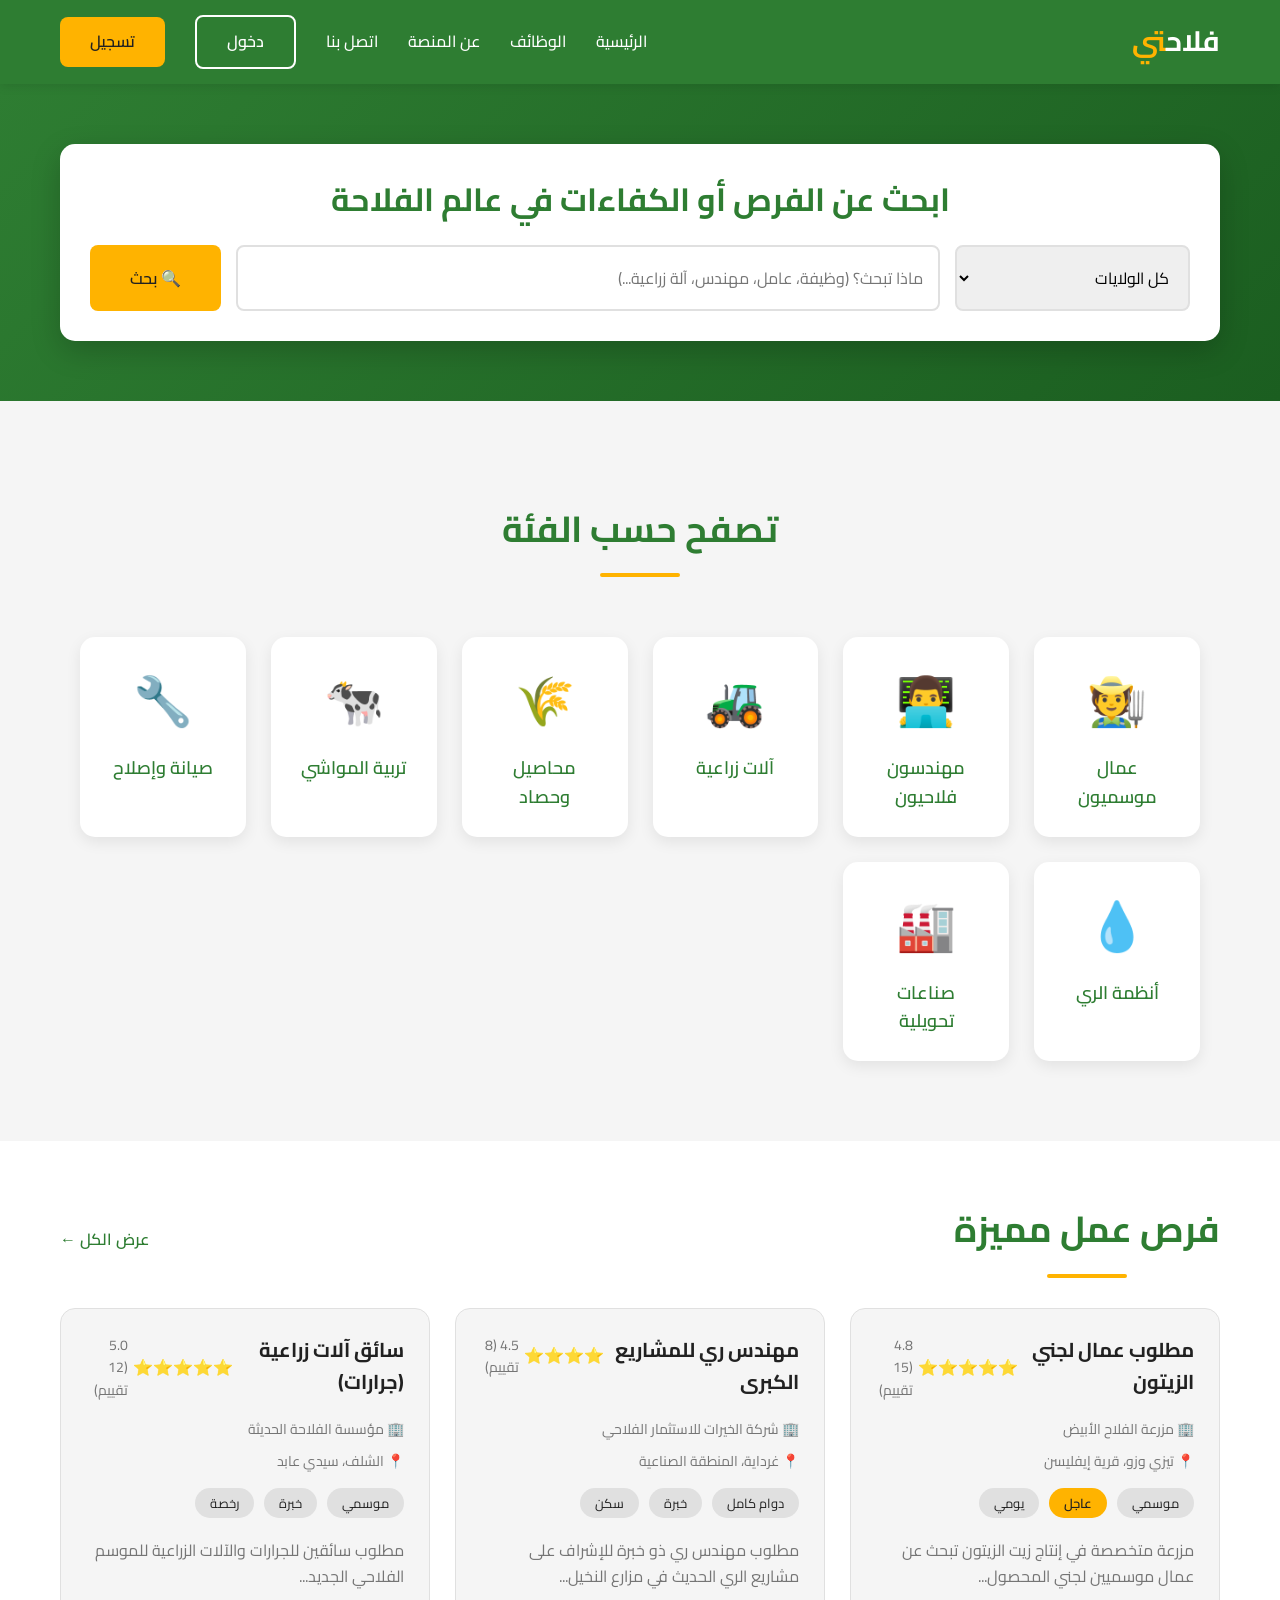
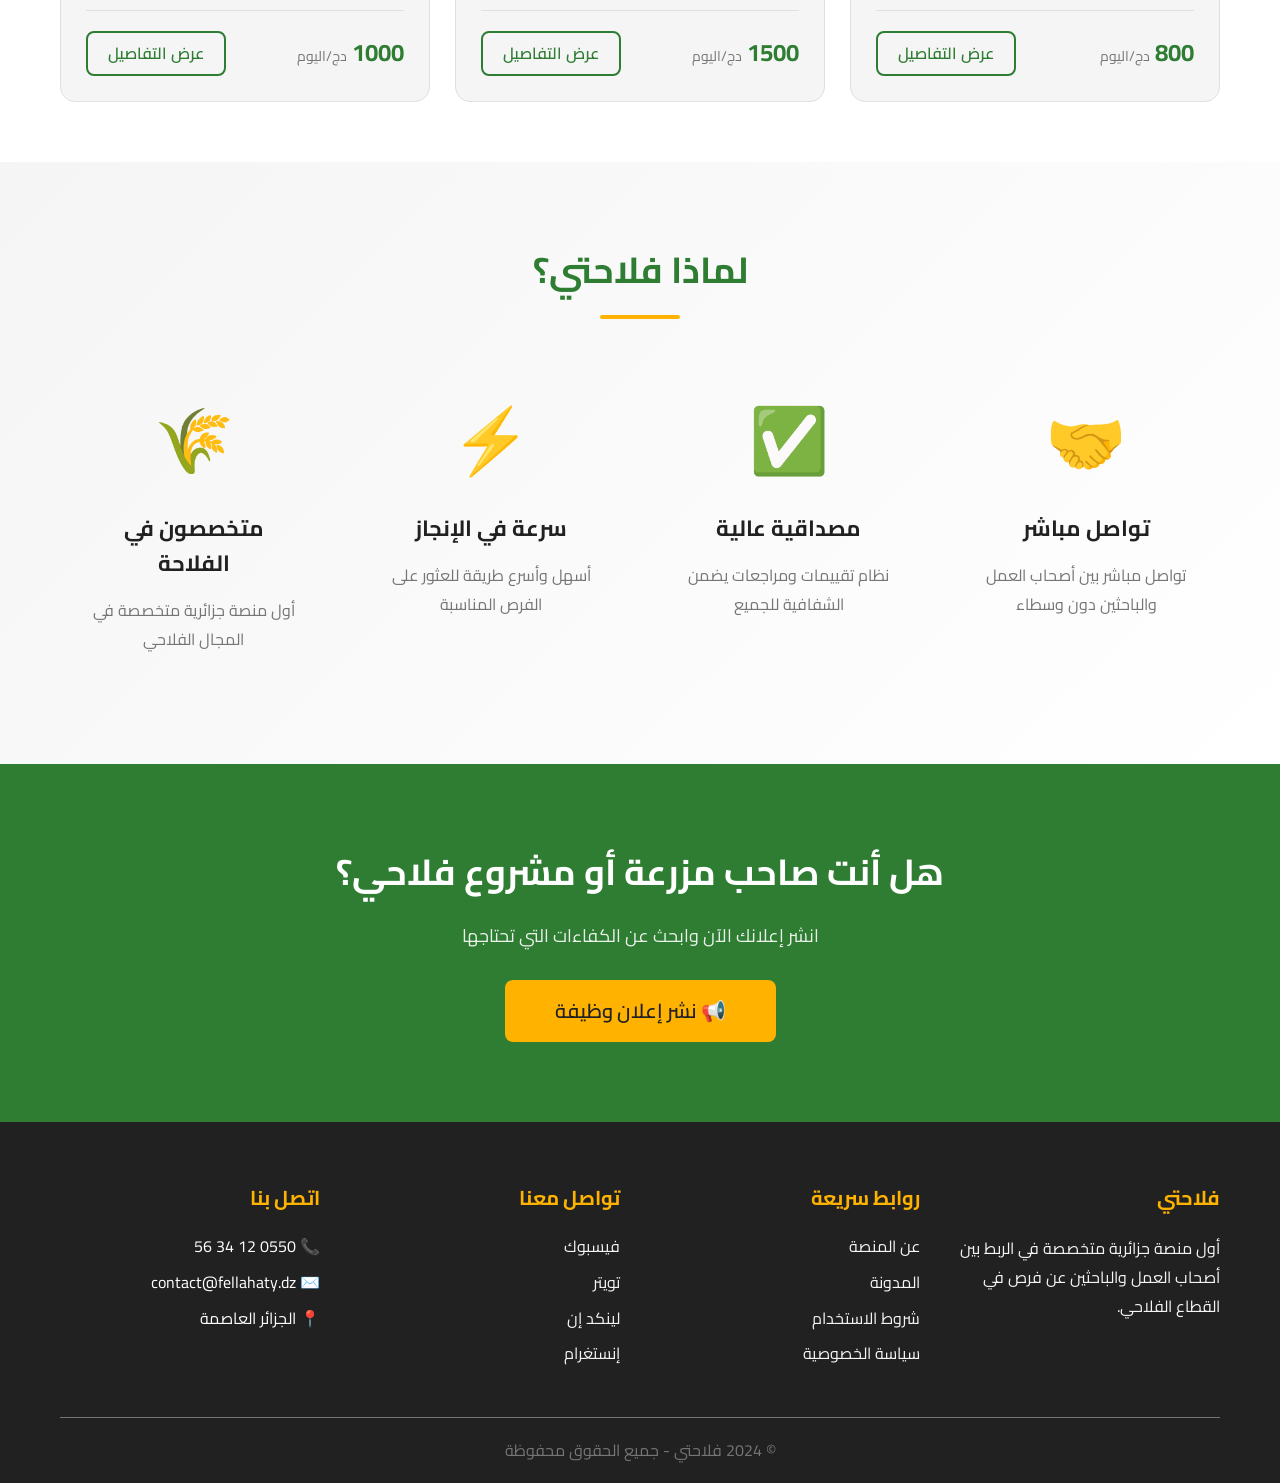
<file: index.html>
<!DOCTYPE html>
<html lang="ar" dir="rtl">
<head>
    <meta charset="UTF-8">
    <meta name="viewport" content="width=device-width, initial-scale=1.0">
    <title>فلاحتي - المنصة الفلاحية المتكاملة</title>
    <link rel="stylesheet" href="css/style.css">
    <link href="https://fonts.googleapis.com/css2?family=Cairo:wght@400;600;700&display=swap" rel="stylesheet">
</head>
<body>
    <!-- Header -->
    <header class="header">
        <div class="container header-content">
            <a href="index.html" class="logo">فلاح<span>تي</span></a>
            <nav class="nav-menu">
                <a href="index.html" class="nav-link">الرئيسية</a>
                <a href="jobs.html" class="nav-link">الوظائف</a>
                <a href="#" class="nav-link">عن المنصة</a>
                <a href="#" class="nav-link">اتصل بنا</a>
                <a href="login.html" class="btn btn-outline" style="color: white; border-color: white;">دخول</a>
                <a href="register.html" class="btn btn-secondary">تسجيل</a>
            </nav>
        </div>
    </header>

    <!-- Search Section -->
    <section class="search-section">
        <div class="container">
            <div class="search-box">
                <h1 class="search-title">ابحث عن الفرص أو الكفاءات في عالم الفلاحة</h1>
                <form class="search-form" action="jobs.html">
                    <select class="search-input" style="flex: 0.3;">
                        <option value="">كل الولايات</option>
                        <option value="algiers">الجزائر العاصمة</option>
                        <option value="oran">وهران</option>
                        <option value="constantine">قسنطينة</option>
                        <option value="annaba">عنابة</option>
                        <option value="blida">البليدة</option>
                        <option value="setif">سطيف</option>
                        <option value="tizi-ouzou">تيزي وزو</option>
                        <option value="bejaia">بجاية</option>
                        <option value="chlef">الشلف</option>
                        <option value="biskra">بسكرة</option>
                    </select>
                    <input type="text" class="search-input" placeholder="ماذا تبحث؟ (وظيفة، عامل، مهندس، آلة زراعية...)">
                    <button type="submit" class="btn btn-secondary" style="padding: 15px 40px;">🔍 بحث</button>
                </form>
            </div>
        </div>
    </section>

    <!-- Categories Section -->
    <section class="categories">
        <div class="container">
            <h2 class="section-title">تصفح حسب الفئة</h2>
            <div class="categories-grid">
                <div class="category-card">
                    <div class="category-icon">🧑‍🌾</div>
                    <div class="category-title">عمال موسميون</div>
                </div>
                <div class="category-card">
                    <div class="category-icon">👨‍💻</div>
                    <div class="category-title">مهندسون فلاحيون</div>
                </div>
                <div class="category-card">
                    <div class="category-icon">🚜</div>
                    <div class="category-title">آلات زراعية</div>
                </div>
                <div class="category-card">
                    <div class="category-icon">🌾</div>
                    <div class="category-title">محاصيل وحصاد</div>
                </div>
                <div class="category-card">
                    <div class="category-icon">🐄</div>
                    <div class="category-title">تربية المواشي</div>
                </div>
                <div class="category-card">
                    <div class="category-icon">🔧</div>
                    <div class="category-title">صيانة وإصلاح</div>
                </div>
                <div class="category-card">
                    <div class="category-icon">💧</div>
                    <div class="category-title">أنظمة الري</div>
                </div>
                <div class="category-card">
                    <div class="category-icon">🏭</div>
                    <div class="category-title">صناعات تحويلية</div>
                </div>
            </div>
        </div>
    </section>

    <!-- Featured Jobs Section -->
    <section class="jobs-section">
        <div class="container">
            <div class="section-header">
                <h2 class="section-title" style="margin-bottom: 0;">فرص عمل مميزة</h2>
                <a href="jobs.html" class="view-all">عرض الكل ←</a>
            </div>
            
            <div class="jobs-grid">
                <!-- Job Card 1 -->
                <div class="job-card">
                    <div class="job-header">
                        <h3 class="job-title">مطلوب عمال لجني الزيتون</h3>
                        <div class="rating">⭐⭐⭐⭐⭐ <span>4.8 (15 تقييم)</span></div>
                    </div>
                    <div class="company-name">🏢 مزرعة الفلاح الأبيض</div>
                    <div class="job-location">📍 تيزي وزو، قرية إيفليسن</div>
                    <div class="job-tags">
                        <span class="tag">موسمي</span>
                        <span class="tag highlight">عاجل</span>
                        <span class="tag">يومي</span>
                    </div>
                    <p style="color: #757575; margin-bottom: 15px;">مزرعة متخصصة في إنتاج زيت الزيتون تبحث عن عمال موسميين لجني المحصول...</p>
                    <div class="job-footer">
                        <div class="price">800 <span>دج/اليوم</span></div>
                        <a href="job-details.html" class="btn btn-outline" style="padding: 8px 20px;">عرض التفاصيل</a>
                    </div>
                </div>

                <!-- Job Card 2 -->
                <div class="job-card">
                    <div class="job-header">
                        <h3 class="job-title">مهندس ري للمشاريع الكبرى</h3>
                        <div class="rating">⭐⭐⭐⭐ <span>4.5 (8 تقييم)</span></div>
                    </div>
                    <div class="company-name">🏢 شركة الخيرات للاستثمار الفلاحي</div>
                    <div class="job-location">📍 غرداية، المنطقة الصناعية</div>
                    <div class="job-tags">
                        <span class="tag">دوام كامل</span>
                        <span class="tag">خبرة</span>
                        <span class="tag">سكن</span>
                    </div>
                    <p style="color: #757575; margin-bottom: 15px;">مطلوب مهندس ري ذو خبرة للإشراف على مشاريع الري الحديث في مزارع النخيل...</p>
                    <div class="job-footer">
                        <div class="price">1500 <span>دج/اليوم</span></div>
                        <a href="job-details.html" class="btn btn-outline" style="padding: 8px 20px;">عرض التفاصيل</a>
                    </div>
                </div>

                <!-- Job Card 3 -->
                <div class="job-card">
                    <div class="job-header">
                        <h3 class="job-title">سائق آلات زراعية (جرارات)</h3>
                        <div class="rating">⭐⭐⭐⭐⭐ <span>5.0 (12 تقييم)</span></div>
                    </div>
                    <div class="company-name">🏢 مؤسسة الفلاحة الحديثة</div>
                    <div class="job-location">📍 الشلف، سيدي عابد</div>
                    <div class="job-tags">
                        <span class="tag">موسمي</span>
                        <span class="tag">خبرة</span>
                        <span class="tag">رخصة</span>
                    </div>
                    <p style="color: #757575; margin-bottom: 15px;">مطلوب سائقين للجرارات والآلات الزراعية للموسم الفلاحي الجديد...</p>
                    <div class="job-footer">
                        <div class="price">1000 <span>دج/اليوم</span></div>
                        <a href="job-details.html" class="btn btn-outline" style="padding: 8px 20px;">عرض التفاصيل</a>
                    </div>
                </div>
            </div>
        </div>
    </section>

    <!-- Features Section -->
    <section class="features-section">
        <div class="container">
            <h2 class="section-title">لماذا فلاحتي؟</h2>
            <div class="features-grid">
                <div class="feature-card">
                    <div class="feature-icon">🤝</div>
                    <h3 class="feature-title">تواصل مباشر</h3>
                    <p class="feature-description">تواصل مباشر بين أصحاب العمل والباحثين دون وسطاء</p>
                </div>
                <div class="feature-card">
                    <div class="feature-icon">✅</div>
                    <h3 class="feature-title">مصداقية عالية</h3>
                    <p class="feature-description">نظام تقييمات ومراجعات يضمن الشفافية للجميع</p>
                </div>
                <div class="feature-card">
                    <div class="feature-icon">⚡</div>
                    <h3 class="feature-title">سرعة في الإنجاز</h3>
                    <p class="feature-description">أسهل وأسرع طريقة للعثور على الفرص المناسبة</p>
                </div>
                <div class="feature-card">
                    <div class="feature-icon">🌾</div>
                    <h3 class="feature-title">متخصصون في الفلاحة</h3>
                    <p class="feature-description">أول منصة جزائرية متخصصة في المجال الفلاحي</p>
                </div>
            </div>
        </div>
    </section>

    <!-- Call to Action -->
    <section style="background: #2E7D32; color: white; padding: 80px 0; text-align: center;">
        <div class="container">
            <h2 style="font-size: 36px; margin-bottom: 20px;">هل أنت صاحب مزرعة أو مشروع فلاحي؟</h2>
            <p style="font-size: 18px; margin-bottom: 30px; opacity: 0.9;">انشر إعلانك الآن وابحث عن الكفاءات التي تحتاجها</p>
            <a href="post-job.html" class="btn btn-secondary" style="font-size: 20px; padding: 15px 50px;">📢 نشر إعلان وظيفة</a>
        </div>
    </section>

    <!-- Footer -->
    <footer class="footer">
        <div class="container">
            <div class="footer-grid">
                <div>
                    <h3 class="footer-title">فلاحتي</h3>
                    <p style="color: #F5F5F5; line-height: 1.8;">أول منصة جزائرية متخصصة في الربط بين أصحاب العمل والباحثين عن فرص في القطاع الفلاحي.</p>
                </div>
                <div>
                    <h3 class="footer-title">روابط سريعة</h3>
                    <ul class="footer-links">
                        <li><a href="#">عن المنصة</a></li>
                        <li><a href="#">المدونة</a></li>
                        <li><a href="#">شروط الاستخدام</a></li>
                        <li><a href="#">سياسة الخصوصية</a></li>
                    </ul>
                </div>
                <div>
                    <h3 class="footer-title">تواصل معنا</h3>
                    <ul class="footer-links">
                        <li><a href="#">فيسبوك</a></li>
                        <li><a href="#">تويتر</a></li>
                        <li><a href="#">لينكد إن</a></li>
                        <li><a href="#">إنستغرام</a></li>
                    </ul>
                </div>
                <div>
                    <h3 class="footer-title">اتصل بنا</h3>
                    <ul class="footer-links">
                        <li>📞 0550 12 34 56</li>
                        <li>✉️ contact@fellahaty.dz</li>
                        <li>📍 الجزائر العاصمة</li>
                    </ul>
                </div>
            </div>
            <div class="footer-bottom">
                <p>© 2024 فلاحتي - جميع الحقوق محفوظة</p>
            </div>
        </div>
    </footer>
</body>
</html>
</file>
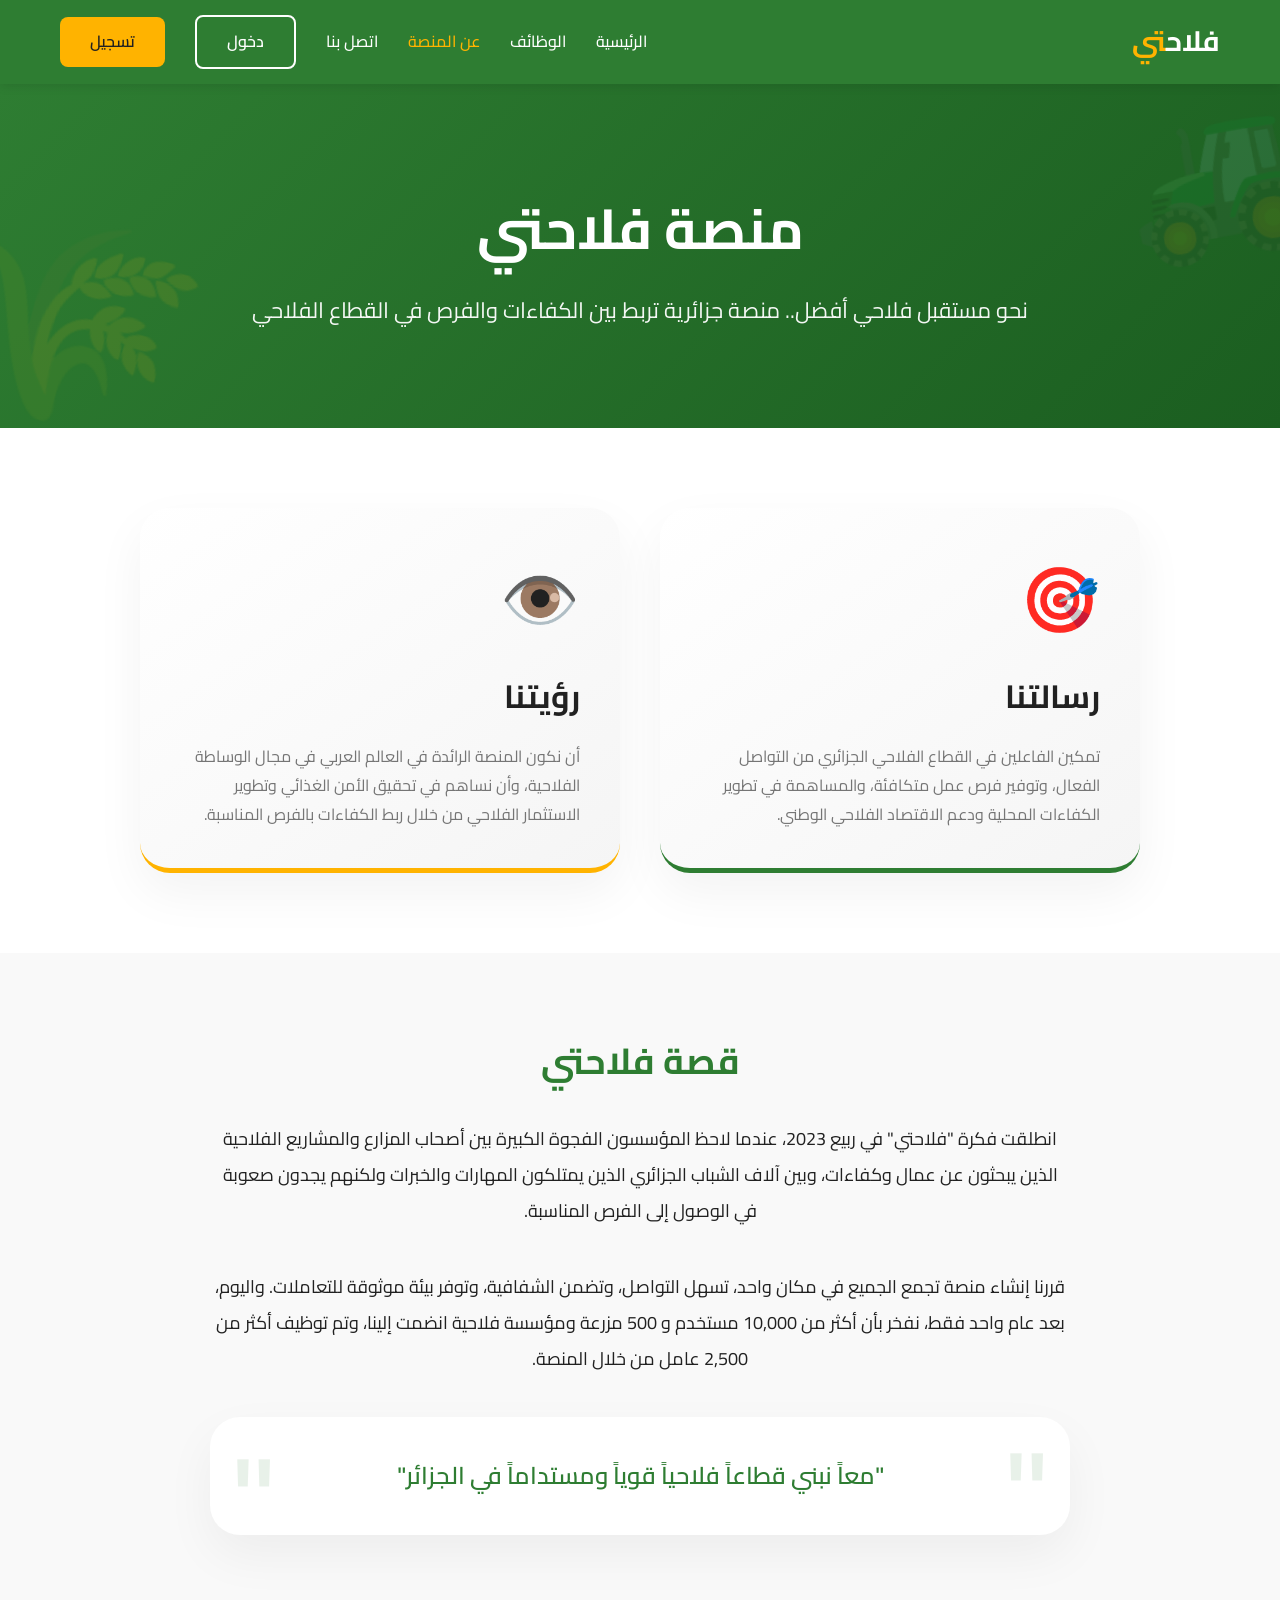
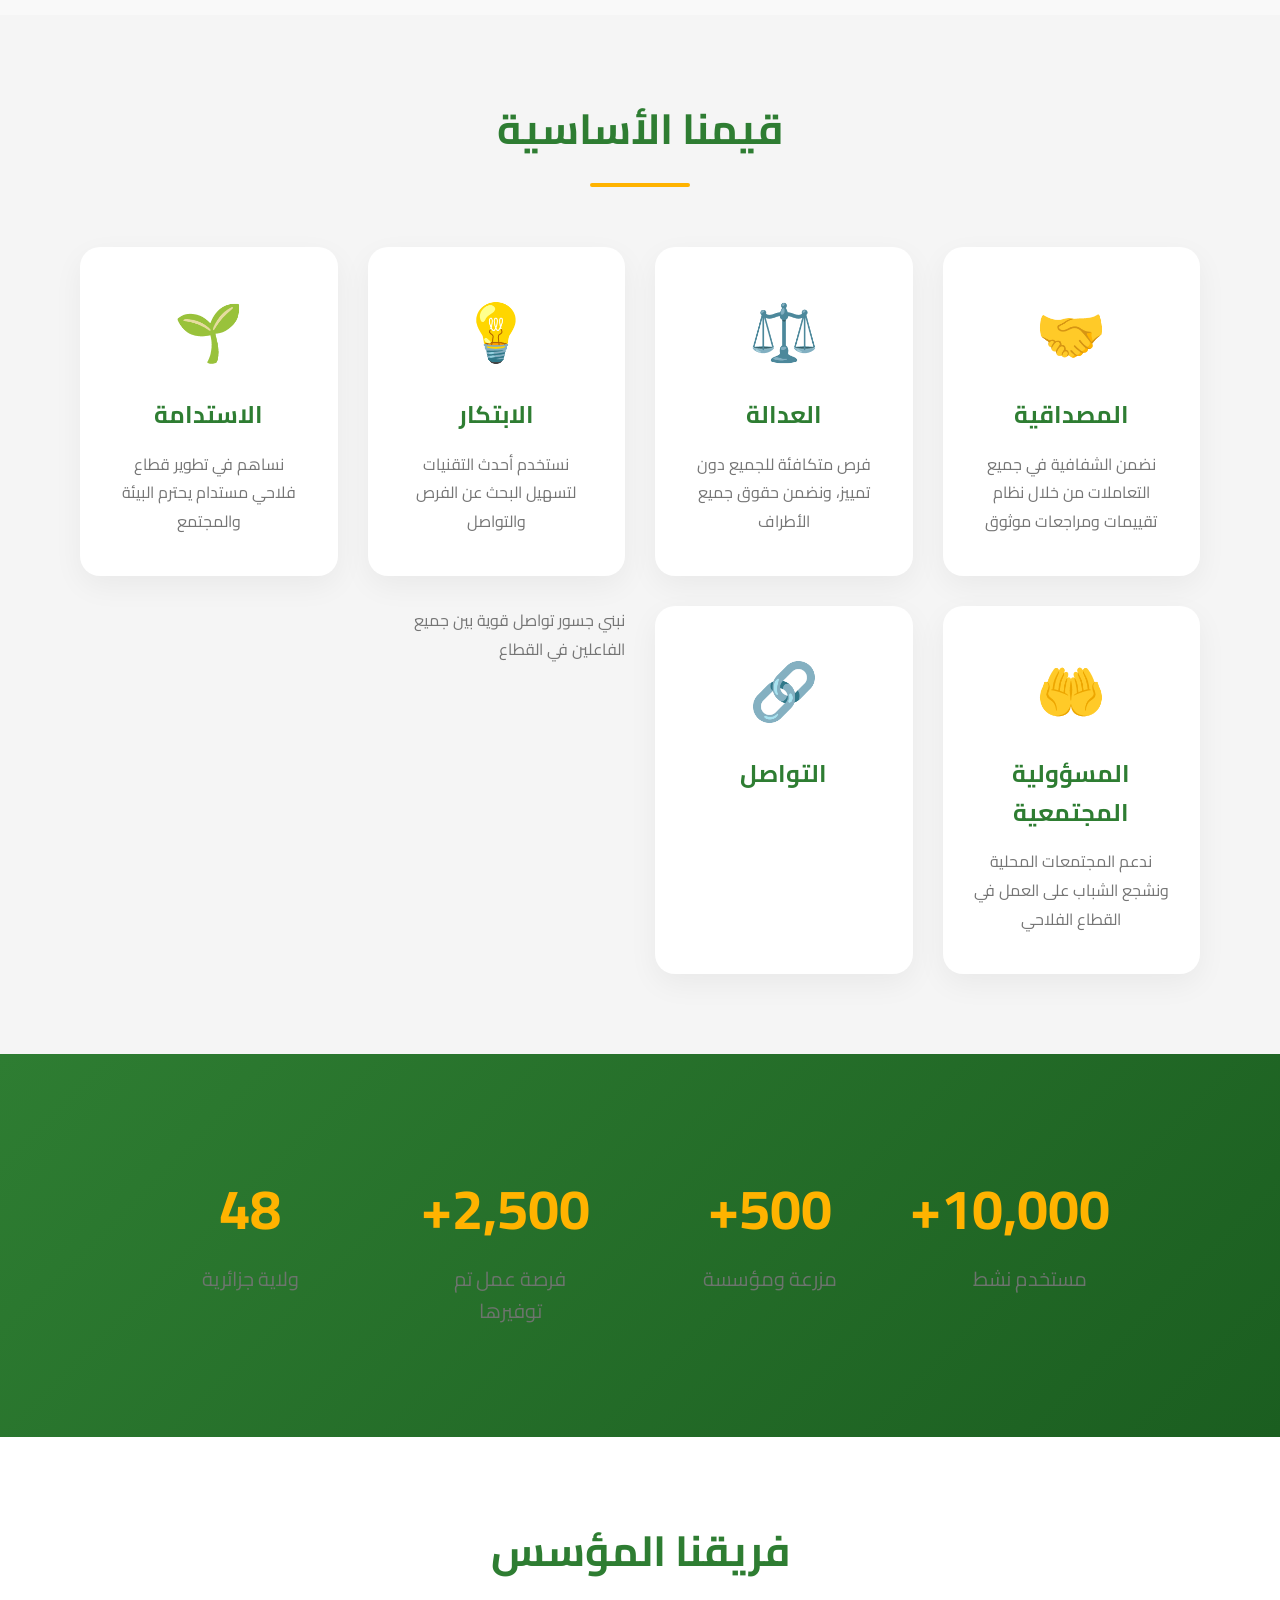
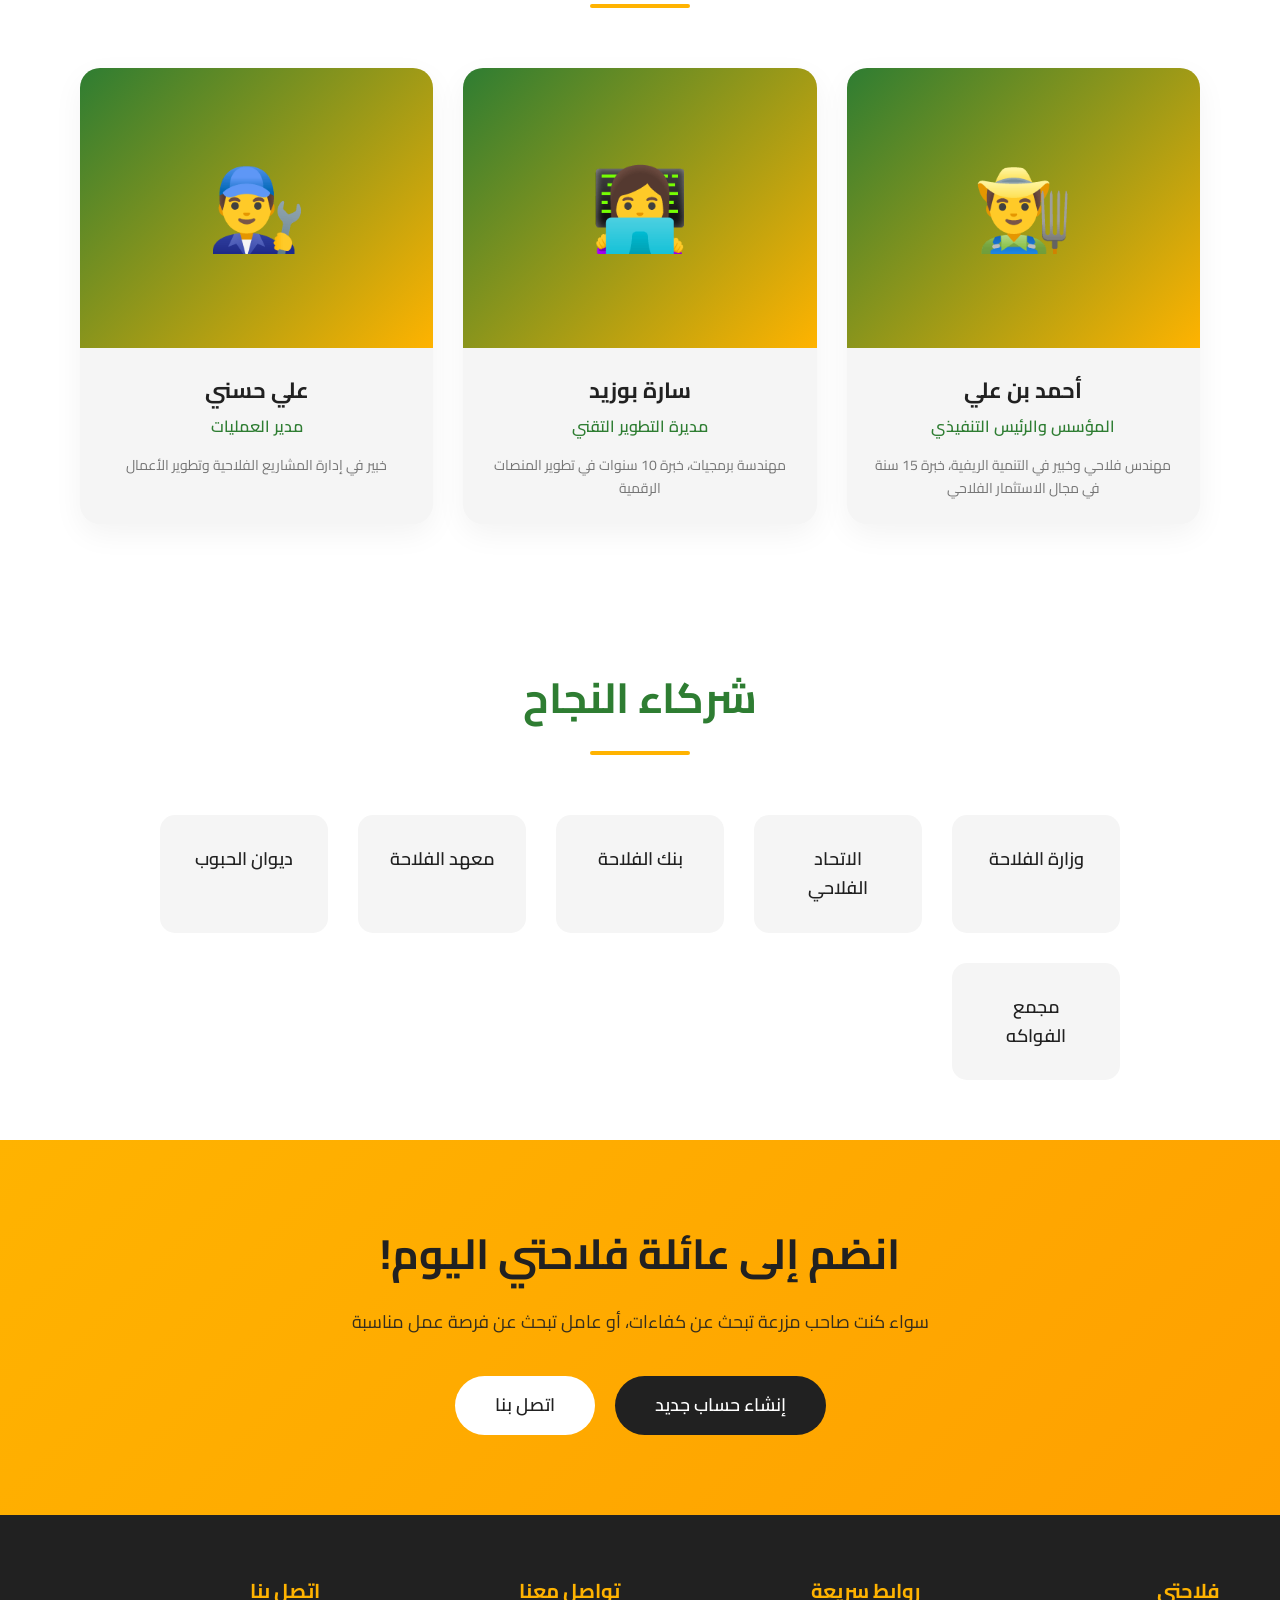
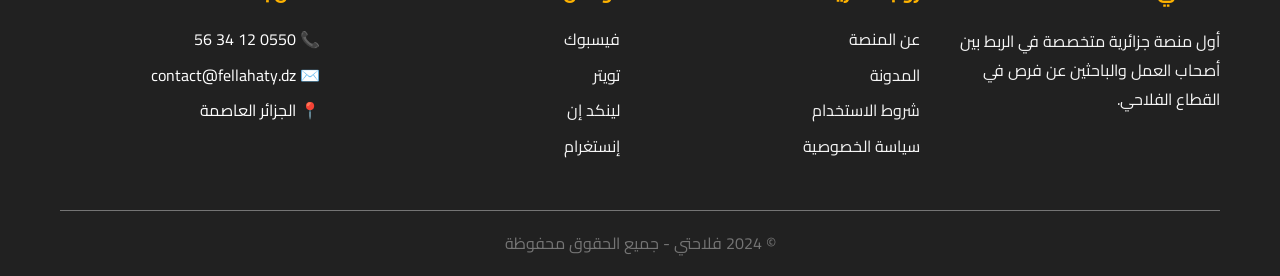
<file: about.html>
<!DOCTYPE html>
<html lang="ar" dir="rtl">
<head>
    <meta charset="UTF-8">
    <meta name="viewport" content="width=device-width, initial-scale=1.0">
    <title>عن المنصة - فلاحتي</title>
    <link rel="stylesheet" href="css/style.css">
    <link href="https://fonts.googleapis.com/css2?family=Cairo:wght@400;600;700&display=swap" rel="stylesheet">
    <style>
        /* تنسيقات إضافية لصفحة عن المنصة */
        .about-hero {
            background: linear-gradient(135deg, #2E7D32 0%, #1B5E20 100%);
            padding: 100px 0;
            color: white;
            text-align: center;
            position: relative;
            overflow: hidden;
        }
        
        .about-hero::before {
            content: '🌾';
            position: absolute;
            font-size: 200px;
            opacity: 0.1;
            left: -50px;
            bottom: -50px;
            transform: rotate(15deg);
        }
        
        .about-hero::after {
            content: '🚜';
            position: absolute;
            font-size: 150px;
            opacity: 0.1;
            right: -30px;
            top: -30px;
            transform: rotate(-10deg);
        }
        
        .about-hero h1 {
            font-size: 56px;
            margin-bottom: 20px;
            position: relative;
            z-index: 1;
        }
        
        .about-hero p {
            font-size: 22px;
            max-width: 800px;
            margin: 0 auto;
            opacity: 0.95;
            position: relative;
            z-index: 1;
        }
        
        .mission-vision {
            padding: 80px 0;
            background: white;
        }
        
        .mission-vision-grid {
            display: grid;
            grid-template-columns: 1fr 1fr;
            gap: 40px;
            max-width: 1000px;
            margin: 0 auto;
        }
        
        .mission-card, .vision-card {
            padding: 40px;
            border-radius: 30px;
            box-shadow: 0 20px 50px rgba(0,0,0,0.05);
            transition: transform 0.3s;
        }
        
        .mission-card:hover, .vision-card:hover {
            transform: translateY(-10px);
        }
        
        .mission-card {
            background: linear-gradient(145deg, #FFFFFF 0%, #F5F5F5 100%);
            border-bottom: 5px solid #2E7D32;
        }
        
        .vision-card {
            background: linear-gradient(145deg, #FFFFFF 0%, #F5F5F5 100%);
            border-bottom: 5px solid #FFB300;
        }
        
        .card-icon {
            font-size: 64px;
            margin-bottom: 20px;
        }
        
        .card-title {
            font-size: 32px;
            color: #212121;
            margin-bottom: 20px;
        }
        
        .card-text {
            color: #757575;
            line-height: 1.8;
            font-size: 16px;
        }
        
        .values-section {
            padding: 80px 0;
            background: #F5F5F5;
        }
        
        .section-title-center {
            text-align: center;
            color: #2E7D32;
            font-size: 42px;
            margin-bottom: 60px;
            position: relative;
        }
        
        .section-title-center::after {
            content: '';
            display: block;
            width: 100px;
            height: 4px;
            background: #FFB300;
            margin: 20px auto 0;
            border-radius: 2px;
        }
        
        .values-grid {
            display: grid;
            grid-template-columns: repeat(auto-fit, minmax(250px, 1fr));
            gap: 30px;
            max-width: 1200px;
            margin: 0 auto;
            padding: 0 20px;
        }
        
        .value-card {
            background: white;
            padding: 40px 30px;
            border-radius: 20px;
            text-align: center;
            box-shadow: 0 10px 30px rgba(0,0,0,0.05);
            transition: all 0.3s;
        }
        
        .value-card:hover {
            transform: translateY(-10px);
            box-shadow: 0 20px 40px rgba(46, 125, 50, 0.1);
        }
        
        .value-icon {
            font-size: 56px;
            margin-bottom: 20px;
        }
        
        .value-title {
            font-size: 24px;
            color: #2E7D32;
            margin-bottom: 15px;
        }
        
        .value-description {
            color: #757575;
            line-height: 1.8;
        }
        
        .stats-section {
            padding: 80px 0;
            background: linear-gradient(135deg, #2E7D32 0%, #1B5E20 100%);
            color: white;
        }
        
        .stats-grid {
            display: grid;
            grid-template-columns: repeat(auto-fit, minmax(200px, 1fr));
            gap: 40px;
            max-width: 1000px;
            margin: 0 auto;
            text-align: center;
        }
        
        .stat-item {
            padding: 30px;
        }
        
        .stat-number {
            font-size: 56px;
            font-weight: 700;
            margin-bottom: 10px;
            color: #FFB300;
        }
        
        .stat-label {
            font-size: 20px;
            opacity: 0.9;
        }
        
        .team-section {
            padding: 80px 0;
            background: white;
        }
        
        .team-grid {
            display: grid;
            grid-template-columns: repeat(auto-fit, minmax(280px, 1fr));
            gap: 30px;
            max-width: 1200px;
            margin: 40px auto 0;
            padding: 0 20px;
        }
        
        .team-card {
            background: #F5F5F5;
            border-radius: 20px;
            overflow: hidden;
            box-shadow: 0 10px 30px rgba(0,0,0,0.05);
            transition: transform 0.3s;
        }
        
        .team-card:hover {
            transform: translateY(-10px);
            box-shadow: 0 20px 40px rgba(46, 125, 50, 0.15);
        }
        
        .team-image {
            width: 100%;
            height: 280px;
            background: linear-gradient(135deg, #2E7D32 0%, #FFB300 100%);
            display: flex;
            align-items: center;
            justify-content: center;
            font-size: 80px;
        }
        
        .team-info {
            padding: 25px;
            text-align: center;
        }
        
        .team-name {
            font-size: 22px;
            color: #212121;
            margin-bottom: 5px;
        }
        
        .team-position {
            color: #2E7D32;
            font-weight: 600;
            margin-bottom: 15px;
        }
        
        .team-bio {
            color: #757575;
            line-height: 1.6;
            font-size: 14px;
        }
        
        .story-section {
            padding: 80px 0;
            background: #F9F9F9;
        }
        
        .story-container {
            max-width: 900px;
            margin: 0 auto;
            padding: 0 20px;
            text-align: center;
        }
        
        .story-title {
            font-size: 36px;
            color: #2E7D32;
            margin-bottom: 30px;
        }
        
        .story-text {
            color: #212121;
            line-height: 2;
            font-size: 18px;
            margin-bottom: 40px;
        }
        
        .story-quote {
            background: white;
            padding: 40px;
            border-radius: 30px;
            box-shadow: 0 20px 50px rgba(0,0,0,0.05);
            font-size: 24px;
            color: #2E7D32;
            font-weight: 600;
            position: relative;
        }
        
        .story-quote::before {
            content: '"';
            font-size: 120px;
            position: absolute;
            top: -20px;
            right: 20px;
            opacity: 0.1;
            color: #2E7D32;
        }
        
        .story-quote::after {
            content: '"';
            font-size: 120px;
            position: absolute;
            bottom: -60px;
            left: 20px;
            opacity: 0.1;
            color: #2E7D32;
        }
        
        .partners-section {
            padding: 60px 0;
            background: white;
        }
        
        .partners-grid {
            display: grid;
            grid-template-columns: repeat(auto-fit, minmax(150px, 1fr));
            gap: 30px;
            max-width: 1000px;
            margin: 40px auto 0;
            padding: 0 20px;
        }
        
        .partner-item {
            background: #F5F5F5;
            padding: 30px;
            border-radius: 15px;
            text-align: center;
            font-size: 18px;
            font-weight: 600;
            color: #212121;
            transition: all 0.3s;
        }
        
        .partner-item:hover {
            background: #2E7D32;
            color: white;
            transform: scale(1.05);
        }
        
        .cta-section {
            padding: 80px 0;
            background: linear-gradient(135deg, #FFB300 0%, #FFA000 100%);
            color: #212121;
            text-align: center;
        }
        
        .cta-title {
            font-size: 42px;
            margin-bottom: 20px;
        }
        
        .cta-text {
            font-size: 18px;
            margin-bottom: 40px;
            opacity: 0.9;
        }
        
        .cta-buttons {
            display: flex;
            gap: 20px;
            justify-content: center;
        }
        
        .cta-button {
            padding: 15px 40px;
            border-radius: 50px;
            font-size: 18px;
            font-weight: 600;
            text-decoration: none;
            transition: all 0.3s;
        }
        
        .cta-button-primary {
            background: #212121;
            color: white;
        }
        
        .cta-button-primary:hover {
            background: #000000;
            transform: translateY(-3px);
            box-shadow: 0 10px 30px rgba(0,0,0,0.2);
        }
        
        .cta-button-secondary {
            background: white;
            color: #212121;
        }
        
        .cta-button-secondary:hover {
            background: #F5F5F5;
            transform: translateY(-3px);
            box-shadow: 0 10px 30px rgba(255,255,255,0.3);
        }
        
        @media (max-width: 768px) {
            .mission-vision-grid {
                grid-template-columns: 1fr;
                padding: 0 20px;
            }
            
            .about-hero h1 {
                font-size: 36px;
            }
            
            .about-hero p {
                font-size: 18px;
                padding: 0 20px;
            }
            
            .stats-grid {
                grid-template-columns: 1fr;
                gap: 20px;
            }
            
            .cta-buttons {
                flex-direction: column;
                padding: 0 20px;
            }
        }
    </style>
</head>
<body>
    <!-- Header -->
    <header class="header">
        <div class="container header-content">
            <a href="index.html" class="logo">فلاح<span>تي</span></a>
            <nav class="nav-menu">
                <a href="index.html" class="nav-link">الرئيسية</a>
                <a href="jobs.html" class="nav-link">الوظائف</a>
                <a href="about.html" class="nav-link" style="color: #FFB300;">عن المنصة</a>
                <a href="contact.html" class="nav-link">اتصل بنا</a>
                <a href="login.html" class="btn btn-outline" style="color: white; border-color: white;">دخول</a>
                <a href="register.html" class="btn btn-secondary">تسجيل</a>
            </nav>
        </div>
    </header>

    <!-- Hero Section -->
    <section class="about-hero">
        <div class="container">
            <h1>منصة فلاحتي</h1>
            <p>نحو مستقبل فلاحي أفضل.. منصة جزائرية تربط بين الكفاءات والفرص في القطاع الفلاحي</p>
        </div>
    </section>

    <!-- Mission & Vision -->
    <section class="mission-vision">
        <div class="mission-vision-grid">
            <div class="mission-card">
                <div class="card-icon">🎯</div>
                <h2 class="card-title">رسالتنا</h2>
                <p class="card-text">
                    تمكين الفاعلين في القطاع الفلاحي الجزائري من التواصل الفعال، 
                    وتوفير فرص عمل متكافئة، والمساهمة في تطوير الكفاءات المحلية 
                    ودعم الاقتصاد الفلاحي الوطني.
                </p>
            </div>
            
            <div class="vision-card">
                <div class="card-icon">👁️</div>
                <h2 class="card-title">رؤيتنا</h2>
                <p class="card-text">
                    أن نكون المنصة الرائدة في العالم العربي في مجال الوساطة الفلاحية، 
                    وأن نساهم في تحقيق الأمن الغذائي وتطوير الاستثمار الفلاحي 
                    من خلال ربط الكفاءات بالفرص المناسبة.
                </p>
            </div>
        </div>
    </section>

    <!-- Story Section -->
    <section class="story-section">
        <div class="story-container">
            <h2 class="story-title">قصة فلاحتي</h2>
            <p class="story-text">
                انطلقت فكرة "فلاحتي" في ربيع 2023، عندما لاحظ المؤسسون الفجوة الكبيرة 
                بين أصحاب المزارع والمشاريع الفلاحية الذين يبحثون عن عمال وكفاءات، 
                وبين آلاف الشباب الجزائري الذين يمتلكون المهارات والخبرات ولكنهم يجدون 
                صعوبة في الوصول إلى الفرص المناسبة.
            </p>
            <p class="story-text">
                قررنا إنشاء منصة تجمع الجميع في مكان واحد، تسهل التواصل، وتضمن الشفافية، 
                وتوفر بيئة موثوقة للتعاملات. واليوم، بعد عام واحد فقط، نفخر بأن أكثر من 
                10,000 مستخدم و 500 مزرعة ومؤسسة فلاحية انضمت إلينا، وتم توظيف أكثر من 
                2,500 عامل من خلال المنصة.
            </p>
            <div class="story-quote">
                "معاً نبني قطاعاً فلاحياً قوياً ومستداماً في الجزائر"
            </div>
        </div>
    </section>

    <!-- Values Section -->
    <section class="values-section">
        <div class="container">
            <h2 class="section-title-center">قيمنا الأساسية</h2>
            <div class="values-grid">
                <div class="value-card">
                    <div class="value-icon">🤝</div>
                    <h3 class="value-title">المصداقية</h3>
                    <p class="value-description">نضمن الشفافية في جميع التعاملات من خلال نظام تقييمات ومراجعات موثوق</p>
                </div>
                
                <div class="value-card">
                    <div class="value-icon">⚖️</div>
                    <h3 class="value-title">العدالة</h3>
                    <p class="value-description">فرص متكافئة للجميع دون تمييز، ونضمن حقوق جميع الأطراف</p>
                </div>
                
                <div class="value-card">
                    <div class="value-icon">💡</div>
                    <h3 class="value-title">الابتكار</h3>
                    <p class="value-description">نستخدم أحدث التقنيات لتسهيل البحث عن الفرص والتواصل</p>
                </div>
                
                <div class="value-card">
                    <div class="value-icon">🌱</div>
                    <h3 class="value-title">الاستدامة</h3>
                    <p class="value-description">نساهم في تطوير قطاع فلاحي مستدام يحترم البيئة والمجتمع</p>
                </div>
                
                <div class="value-card">
                    <div class="value-icon">🤲</div>
                    <h3 class="value-title">المسؤولية المجتمعية</h3>
                    <p class="value-description">ندعم المجتمعات المحلية ونشجع الشباب على العمل في القطاع الفلاحي</p>
                </div>
                
                <div class="value-card">
                    <div class="value-icon">🔗</div>
                    <h3 class="value-title">التواصل</div>
                    <p class="value-description">نبني جسور تواصل قوية بين جميع الفاعلين في القطاع</p>
                </div>
            </div>
        </div>
    </section>

    <!-- Stats Section -->
    <section class="stats-section">
        <div class="container">
            <div class="stats-grid">
                <div class="stat-item">
                    <div class="stat-number">10,000+</div>
                    <div class="stat-label">مستخدم نشط</div>
                </div>
                <div class="stat-item">
                    <div class="stat-number">500+</div>
                    <div class="stat-label">مزرعة ومؤسسة</div>
                </div>
                <div class="stat-item">
                    <div class="stat-number">2,500+</div>
                    <div class="stat-label">فرصة عمل تم توفيرها</div>
                </div>
                <div class="stat-item">
                    <div class="stat-number">48</div>
                    <div class="stat-label">ولاية جزائرية</div>
                </div>
            </div>
        </div>
    </section>

    <!-- Team Section -->
    <section class="team-section">
        <div class="container">
            <h2 class="section-title-center">فريقنا المؤسس</h2>
            <div class="team-grid">
                <div class="team-card">
                    <div class="team-image">👨‍🌾</div>
                    <div class="team-info">
                        <h3 class="team-name">أحمد بن علي</h3>
                        <div class="team-position">المؤسس والرئيس التنفيذي</div>
                        <p class="team-bio">مهندس فلاحي وخبير في التنمية الريفية، خبرة 15 سنة في مجال الاستثمار الفلاحي</p>
                    </div>
                </div>
                
                <div class="team-card">
                    <div class="team-image">👩‍💻</div>
                    <div class="team-info">
                        <h3 class="team-name">سارة بوزيد</h3>
                        <div class="team-position">مديرة التطوير التقني</div>
                        <p class="team-bio">مهندسة برمجيات، خبرة 10 سنوات في تطوير المنصات الرقمية</p>
                    </div>
                </div>
                
                <div class="team-card">
                    <div class="team-image">👨‍🔧</div>
                    <div class="team-info">
                        <h3 class="team-name">علي حسني</h3>
                        <div class="team-position">مدير العمليات</div>
                        <p class="team-bio">خبير في إدارة المشاريع الفلاحية وتطوير الأعمال</p>
                    </div>
                </div>
            </div>
        </div>
    </section>

    <!-- Partners Section -->
    <section class="partners-section">
        <div class="container">
            <h2 class="section-title-center">شركاء النجاح</h2>
            <div class="partners-grid">
                <div class="partner-item">وزارة الفلاحة</div>
                <div class="partner-item">الاتحاد الفلاحي</div>
                <div class="partner-item">بنك الفلاحة</div>
                <div class="partner-item">معهد الفلاحة</div>
                <div class="partner-item">ديوان الحبوب</div>
                <div class="partner-item">مجمع الفواكه</div>
            </div>
        </div>
    </section>

    <!-- CTA Section -->
    <section class="cta-section">
        <div class="container">
            <h2 class="cta-title">انضم إلى عائلة فلاحتي اليوم!</h2>
            <p class="cta-text">سواء كنت صاحب مزرعة تبحث عن كفاءات، أو عامل تبحث عن فرصة عمل مناسبة</p>
            <div class="cta-buttons">
                <a href="register.html" class="cta-button cta-button-primary">إنشاء حساب جديد</a>
                <a href="contact.html" class="cta-button cta-button-secondary">اتصل بنا</a>
            </div>
        </div>
    </section>

    <!-- Footer -->
    <footer class="footer">
        <div class="container">
            <div class="footer-grid">
                <div>
                    <h3 class="footer-title">فلاحتي</h3>
                    <p style="color: #F5F5F5; line-height: 1.8;">أول منصة جزائرية متخصصة في الربط بين أصحاب العمل والباحثين عن فرص في القطاع الفلاحي.</p>
                </div>
                <div>
                    <h3 class="footer-title">روابط سريعة</h3>
                    <ul class="footer-links">
                        <li><a href="about.html">عن المنصة</a></li>
                        <li><a href="#">المدونة</a></li>
                        <li><a href="#">شروط الاستخدام</a></li>
                        <li><a href="#">سياسة الخصوصية</a></li>
                    </ul>
                </div>
                <div>
                    <h3 class="footer-title">تواصل معنا</h3>
                    <ul class="footer-links">
                        <li><a href="#">فيسبوك</a></li>
                        <li><a href="#">تويتر</a></li>
                        <li><a href="#">لينكد إن</a></li>
                        <li><a href="#">إنستغرام</a></li>
                    </ul>
                </div>
                <div>
                    <h3 class="footer-title">اتصل بنا</h3>
                    <ul class="footer-links">
                        <li>📞 0550 12 34 56</li>
                        <li>✉️ contact@fellahaty.dz</li>
                        <li>📍 الجزائر العاصمة</li>
                    </ul>
                </div>
            </div>
            <div class="footer-bottom">
                <p>© 2024 فلاحتي - جميع الحقوق محفوظة</p>
            </div>
        </div>
    </footer>
</body>
</html>
</file>
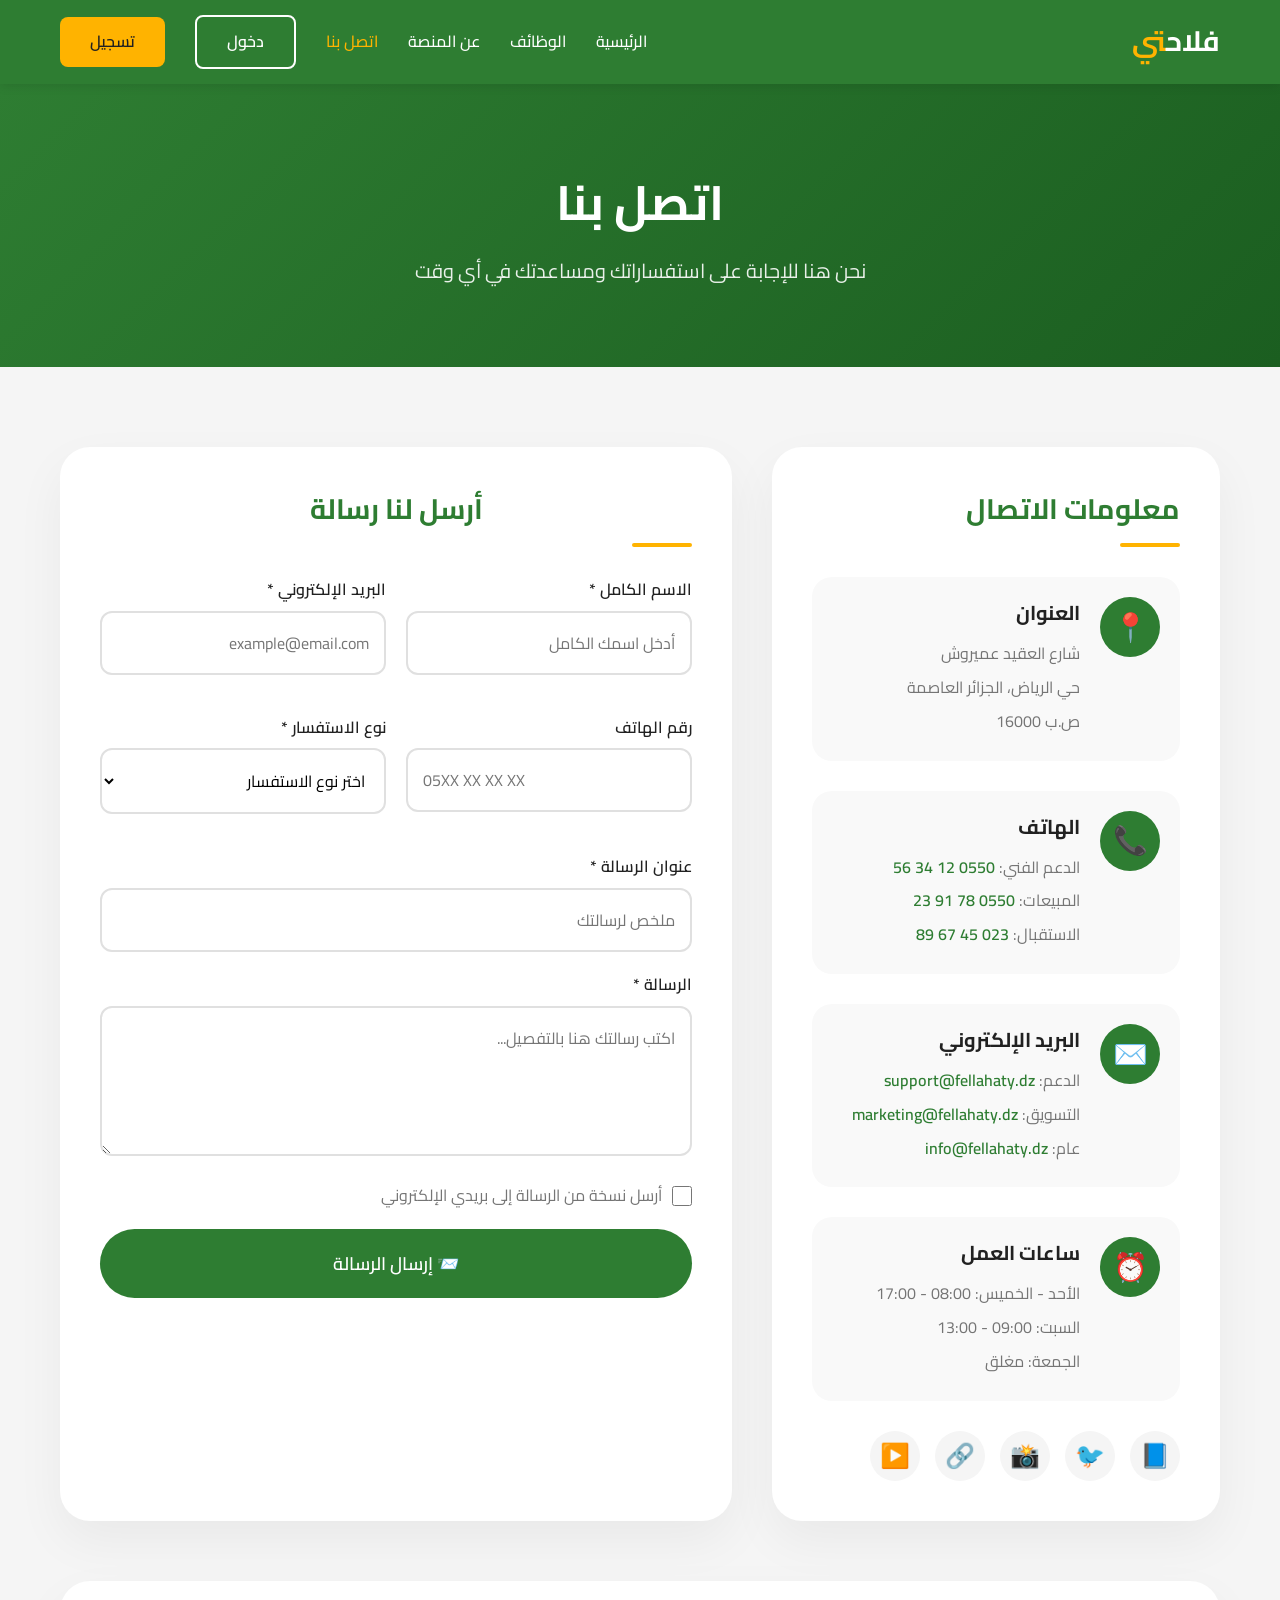
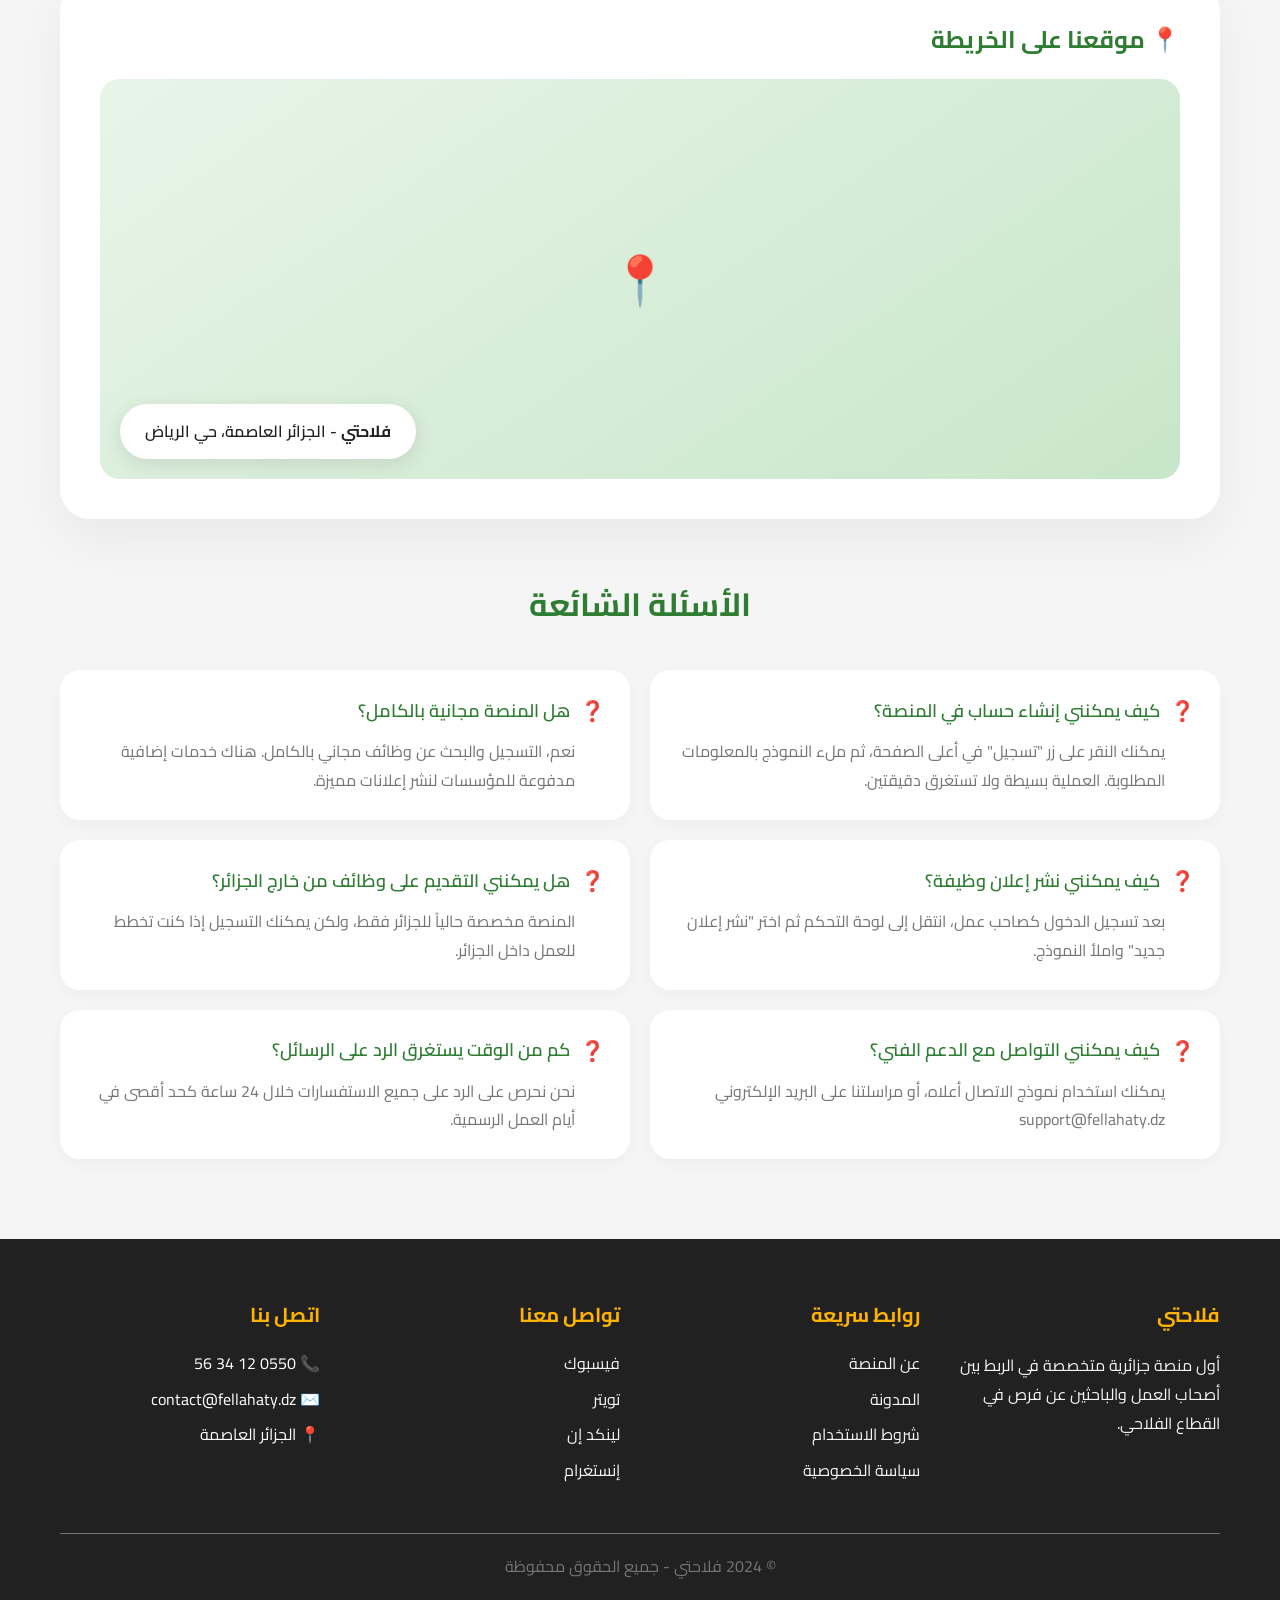
<file: contact.html>
<!DOCTYPE html>
<html lang="ar" dir="rtl">
<head>
    <meta charset="UTF-8">
    <meta name="viewport" content="width=device-width, initial-scale=1.0">
    <title>اتصل بنا - فلاحتي</title>
    <link rel="stylesheet" href="css/style.css">
    <link href="https://fonts.googleapis.com/css2?family=Cairo:wght@400;600;700&display=swap" rel="stylesheet">
    <style>
        /* تنسيقات إضافية لصفحة اتصل بنا */
        .contact-hero {
            background: linear-gradient(135deg, #2E7D32 0%, #1B5E20 100%);
            padding: 80px 0;
            color: white;
            text-align: center;
        }
        
        .contact-hero h1 {
            font-size: 48px;
            margin-bottom: 15px;
        }
        
        .contact-hero p {
            font-size: 20px;
            opacity: 0.9;
            max-width: 600px;
            margin: 0 auto;
        }
        
        .contact-section {
            padding: 80px 0;
            background: #F5F5F5;
        }
        
        .contact-container {
            max-width: 1200px;
            margin: 0 auto;
            padding: 0 20px;
        }
        
        .contact-grid {
            display: grid;
            grid-template-columns: 1fr 1.5fr;
            gap: 40px;
            margin-bottom: 60px;
        }
        
        /* معلومات الاتصال */
        .contact-info {
            background: white;
            padding: 40px;
            border-radius: 30px;
            box-shadow: 0 20px 50px rgba(0,0,0,0.05);
        }
        
        .info-title {
            color: #2E7D32;
            font-size: 28px;
            margin-bottom: 30px;
            position: relative;
            padding-bottom: 15px;
        }
        
        .info-title::after {
            content: '';
            position: absolute;
            bottom: 0;
            right: 0;
            width: 60px;
            height: 4px;
            background: #FFB300;
            border-radius: 2px;
        }
        
        .info-item {
            display: flex;
            gap: 20px;
            margin-bottom: 30px;
            padding: 20px;
            background: #F9F9F9;
            border-radius: 20px;
            transition: transform 0.3s;
        }
        
        .info-item:hover {
            transform: translateX(-10px);
        }
        
        .info-icon {
            width: 60px;
            height: 60px;
            background: #2E7D32;
            color: white;
            border-radius: 50%;
            display: flex;
            align-items: center;
            justify-content: center;
            font-size: 28px;
            flex-shrink: 0;
        }
        
        .info-content {
            flex: 1;
        }
        
        .info-content h3 {
            color: #212121;
            font-size: 20px;
            margin-bottom: 10px;
        }
        
        .info-content p {
            color: #757575;
            line-height: 1.8;
            margin-bottom: 5px;
        }
        
        .info-content a {
            color: #2E7D32;
            text-decoration: none;
            font-weight: 600;
        }
        
        .info-content a:hover {
            color: #FFB300;
        }
        
        .social-links {
            display: flex;
            gap: 15px;
            margin-top: 30px;
        }
        
        .social-link {
            width: 50px;
            height: 50px;
            background: #F5F5F5;
            border-radius: 50%;
            display: flex;
            align-items: center;
            justify-content: center;
            color: #2E7D32;
            text-decoration: none;
            font-size: 24px;
            transition: all 0.3s;
        }
        
        .social-link:hover {
            background: #2E7D32;
            color: white;
            transform: translateY(-5px);
        }
        
        /* نموذج الاتصال */
        .contact-form {
            background: white;
            padding: 40px;
            border-radius: 30px;
            box-shadow: 0 20px 50px rgba(0,0,0,0.05);
        }
        
        .form-title {
            color: #2E7D32;
            font-size: 28px;
            margin-bottom: 30px;
            position: relative;
            padding-bottom: 15px;
        }
        
        .form-title::after {
            content: '';
            position: absolute;
            bottom: 0;
            right: 0;
            width: 60px;
            height: 4px;
            background: #FFB300;
            border-radius: 2px;
        }
        
        .form-row {
            display: grid;
            grid-template-columns: 1fr 1fr;
            gap: 20px;
            margin-bottom: 20px;
        }
        
        .form-group {
            margin-bottom: 20px;
        }
        
        .form-label {
            display: block;
            margin-bottom: 8px;
            color: #212121;
            font-weight: 600;
        }
        
        .form-input, .form-select, .form-textarea {
            width: 100%;
            padding: 15px;
            border: 2px solid #E0E0E0;
            border-radius: 12px;
            font-size: 16px;
            font-family: 'Cairo', sans-serif;
            transition: all 0.3s;
        }
        
        .form-input:focus, .form-select:focus, .form-textarea:focus {
            outline: none;
            border-color: #2E7D32;
            box-shadow: 0 0 0 3px rgba(46, 125, 50, 0.1);
        }
        
        .form-textarea {
            resize: vertical;
            min-height: 150px;
        }
        
        .submit-btn {
            background: #2E7D32;
            color: white;
            border: none;
            padding: 18px 40px;
            border-radius: 50px;
            font-size: 18px;
            font-weight: 600;
            cursor: pointer;
            transition: all 0.3s;
            width: 100%;
            font-family: 'Cairo', sans-serif;
        }
        
        .submit-btn:hover {
            background: #1B5E20;
            transform: translateY(-3px);
            box-shadow: 0 10px 30px rgba(46, 125, 50, 0.3);
        }
        
        /* الخريطة */
        .map-section {
            background: white;
            padding: 40px;
            border-radius: 30px;
            box-shadow: 0 20px 50px rgba(0,0,0,0.05);
            margin-top: 40px;
        }
        
        .map-title {
            color: #2E7D32;
            font-size: 24px;
            margin-bottom: 20px;
        }
        
        .map-container {
            height: 400px;
            background: #F5F5F5;
            border-radius: 20px;
            overflow: hidden;
            position: relative;
        }
        
        .map-placeholder {
            width: 100%;
            height: 100%;
            background: linear-gradient(145deg, #E8F5E9 0%, #C8E6C9 100%);
            display: flex;
            align-items: center;
            justify-content: center;
            position: relative;
        }
        
        .map-marker {
            position: absolute;
            top: 50%;
            left: 50%;
            transform: translate(-50%, -50%);
        }
        
        .marker-icon {
            font-size: 48px;
            color: #C62828;
            animation: bounce 2s infinite;
        }
        
        @keyframes bounce {
            0%, 100% { transform: translateY(0); }
            50% { transform: translateY(-20px); }
        }
        
        .map-address {
            position: absolute;
            bottom: 20px;
            left: 20px;
            background: white;
            padding: 15px 25px;
            border-radius: 50px;
            box-shadow: 0 5px 20px rgba(0,0,0,0.1);
            color: #212121;
            font-weight: 600;
        }
        
        /* الأسئلة الشائعة */
        .faq-section {
            margin-top: 60px;
        }
        
        .faq-title {
            color: #2E7D32;
            font-size: 32px;
            text-align: center;
            margin-bottom: 40px;
        }
        
        .faq-grid {
            display: grid;
            grid-template-columns: repeat(auto-fit, minmax(400px, 1fr));
            gap: 20px;
        }
        
        .faq-item {
            background: white;
            padding: 25px;
            border-radius: 20px;
            box-shadow: 0 5px 15px rgba(0,0,0,0.03);
        }
        
        .faq-question {
            color: #2E7D32;
            font-size: 18px;
            font-weight: 600;
            margin-bottom: 10px;
            display: flex;
            align-items: center;
            gap: 10px;
        }
        
        .faq-question::before {
            content: '❓';
            font-size: 20px;
        }
        
        .faq-answer {
            color: #757575;
            line-height: 1.8;
            padding-right: 30px;
        }
        
        /* إشعار النجاح */
        .success-message {
            background: #E8F5E9;
            color: #2E7D32;
            padding: 20px;
            border-radius: 15px;
            margin-bottom: 20px;
            display: none;
            align-items: center;
            gap: 10px;
        }
        
        .success-message.show {
            display: flex;
        }
        
        @media (max-width: 768px) {
            .contact-grid {
                grid-template-columns: 1fr;
            }
            
            .form-row {
                grid-template-columns: 1fr;
            }
            
            .contact-hero h1 {
                font-size: 32px;
            }
            
            .faq-grid {
                grid-template-columns: 1fr;
            }
            
            .info-item:hover {
                transform: translateY(-5px);
            }
        }
    </style>
</head>
<body>
    <!-- Header -->
    <header class="header">
        <div class="container header-content">
            <a href="index.html" class="logo">فلاح<span>تي</span></a>
            <nav class="nav-menu">
                <a href="index.html" class="nav-link">الرئيسية</a>
                <a href="jobs.html" class="nav-link">الوظائف</a>
                <a href="about.html" class="nav-link">عن المنصة</a>
                <a href="contact.html" class="nav-link" style="color: #FFB300;">اتصل بنا</a>
                <a href="login.html" class="btn btn-outline" style="color: white; border-color: white;">دخول</a>
                <a href="register.html" class="btn btn-secondary">تسجيل</a>
            </nav>
        </div>
    </header>

    <!-- Hero Section -->
    <section class="contact-hero">
        <div class="container">
            <h1>اتصل بنا</h1>
            <p>نحن هنا للإجابة على استفساراتك ومساعدتك في أي وقت</p>
        </div>
    </section>

    <!-- Contact Section -->
    <section class="contact-section">
        <div class="contact-container">
            <!-- Success Message -->
            <div id="successMessage" class="success-message">
                <span>✅</span>
                <span>تم إرسال رسالتك بنجاح! سنتواصل معك في أقرب وقت ممكن.</span>
            </div>
            
            <div class="contact-grid">
                <!-- Contact Information -->
                <div class="contact-info">
                    <h2 class="info-title">معلومات الاتصال</h2>
                    
                    <div class="info-item">
                        <div class="info-icon">📍</div>
                        <div class="info-content">
                            <h3>العنوان</h3>
                            <p>شارع العقيد عميروش</p>
                            <p>حي الرياض، الجزائر العاصمة</p>
                            <p>ص.ب 16000</p>
                        </div>
                    </div>
                    
                    <div class="info-item">
                        <div class="info-icon">📞</div>
                        <div class="info-content">
                            <h3>الهاتف</h3>
                            <p>الدعم الفني: <a href="tel:0550123456">0550 12 34 56</a></p>
                            <p>المبيعات: <a href="tel:0550789123">0550 78 91 23</a></p>
                            <p>الاستقبال: <a href="tel:023456789">023 45 67 89</a></p>
                        </div>
                    </div>
                    
                    <div class="info-item">
                        <div class="info-icon">✉️</div>
                        <div class="info-content">
                            <h3>البريد الإلكتروني</h3>
                            <p>الدعم: <a href="mailto:support@fellahaty.dz">support@fellahaty.dz</a></p>
                            <p>التسويق: <a href="mailto:marketing@fellahaty.dz">marketing@fellahaty.dz</a></p>
                            <p>عام: <a href="mailto:info@fellahaty.dz">info@fellahaty.dz</a></p>
                        </div>
                    </div>
                    
                    <div class="info-item">
                        <div class="info-icon">⏰</div>
                        <div class="info-content">
                            <h3>ساعات العمل</h3>
                            <p>الأحد - الخميس: 08:00 - 17:00</p>
                            <p>السبت: 09:00 - 13:00</p>
                            <p>الجمعة: مغلق</p>
                        </div>
                    </div>
                    
                    <div class="social-links">
                        <a href="#" class="social-link">📘</a>
                        <a href="#" class="social-link">🐦</a>
                        <a href="#" class="social-link">📸</a>
                        <a href="#" class="social-link">🔗</a>
                        <a href="#" class="social-link">▶️</a>
                    </div>
                </div>
                
                <!-- Contact Form -->
                <div class="contact-form">
                    <h2 class="form-title">أرسل لنا رسالة</h2>
                    
                    <form id="contactForm" onsubmit="submitForm(event)">
                        <div class="form-row">
                            <div class="form-group">
                                <label class="form-label">الاسم الكامل *</label>
                                <input type="text" class="form-input" placeholder="أدخل اسمك الكامل" required>
                            </div>
                            
                            <div class="form-group">
                                <label class="form-label">البريد الإلكتروني *</label>
                                <input type="email" class="form-input" placeholder="example@email.com" required>
                            </div>
                        </div>
                        
                        <div class="form-row">
                            <div class="form-group">
                                <label class="form-label">رقم الهاتف</label>
                                <input type="tel" class="form-input" placeholder="05XX XX XX XX">
                            </div>
                            
                            <div class="form-group">
                                <label class="form-label">نوع الاستفسار *</label>
                                <select class="form-select" required>
                                    <option value="">اختر نوع الاستفسار</option>
                                    <option value="general">استفسار عام</option>
                                    <option value="support">دعم فني</option>
                                    <option value="job">استفسار عن وظيفة</option>
                                    <option value="ad">نشر إعلان</option>
                                    <option value="complaint">شكوى</option>
                                    <option value="suggestion">اقتراح</option>
                                    <option value="partnership">شراكة</option>
                                </select>
                            </div>
                        </div>
                        
                        <div class="form-group">
                            <label class="form-label">عنوان الرسالة *</label>
                            <input type="text" class="form-input" placeholder="ملخص لرسالتك" required>
                        </div>
                        
                        <div class="form-group">
                            <label class="form-label">الرسالة *</label>
                            <textarea class="form-textarea" placeholder="اكتب رسالتك هنا بالتفصيل..." required></textarea>
                        </div>
                        
                        <div class="form-group" style="display: flex; align-items: center; gap: 10px;">
                            <input type="checkbox" id="copyMe" style="width: 20px; height: 20px;">
                            <label for="copyMe" style="color: #757575;">أرسل نسخة من الرسالة إلى بريدي الإلكتروني</label>
                        </div>
                        
                        <button type="submit" class="submit-btn">
                            📨 إرسال الرسالة
                        </button>
                    </form>
                </div>
            </div>
            
            <!-- Map Section -->
            <div class="map-section">
                <h3 class="map-title">📍 موقعنا على الخريطة</h3>
                <div class="map-container">
                    <div class="map-placeholder">
                        <div class="map-marker">
                            <div class="marker-icon">📍</div>
                        </div>
                        <div class="map-address">
                            <strong>فلاحتي</strong> - الجزائر العاصمة، حي الرياض
                        </div>
                    </div>
                </div>
            </div>
            
            <!-- FAQ Section -->
            <div class="faq-section">
                <h2 class="faq-title">الأسئلة الشائعة</h2>
                <div class="faq-grid">
                    <div class="faq-item">
                        <div class="faq-question">كيف يمكنني إنشاء حساب في المنصة؟</div>
                        <div class="faq-answer">يمكنك النقر على زر "تسجيل" في أعلى الصفحة، ثم ملء النموذج بالمعلومات المطلوبة. العملية بسيطة ولا تستغرق دقيقتين.</div>
                    </div>
                    
                    <div class="faq-item">
                        <div class="faq-question">هل المنصة مجانية بالكامل؟</div>
                        <div class="faq-answer">نعم، التسجيل والبحث عن وظائف مجاني بالكامل. هناك خدمات إضافية مدفوعة للمؤسسات لنشر إعلانات مميزة.</div>
                    </div>
                    
                    <div class="faq-item">
                        <div class="faq-question">كيف يمكنني نشر إعلان وظيفة؟</div>
                        <div class="faq-answer">بعد تسجيل الدخول كصاحب عمل، انتقل إلى لوحة التحكم ثم اختر "نشر إعلان جديد" واملأ النموذج.</div>
                    </div>
                    
                    <div class="faq-item">
                        <div class="faq-question">هل يمكنني التقديم على وظائف من خارج الجزائر؟</div>
                        <div class="faq-answer">المنصة مخصصة حالياً للجزائر فقط، ولكن يمكنك التسجيل إذا كنت تخطط للعمل داخل الجزائر.</div>
                    </div>
                    
                    <div class="faq-item">
                        <div class="faq-question">كيف يمكنني التواصل مع الدعم الفني؟</div>
                        <div class="faq-answer">يمكنك استخدام نموذج الاتصال أعلاه، أو مراسلتنا على البريد الإلكتروني support@fellahaty.dz</div>
                    </div>
                    
                    <div class="faq-item">
                        <div class="faq-question">كم من الوقت يستغرق الرد على الرسائل؟</div>
                        <div class="faq-answer">نحن نحرص على الرد على جميع الاستفسارات خلال 24 ساعة كحد أقصى في أيام العمل الرسمية.</div>
                    </div>
                </div>
            </div>
        </div>
    </section>

    <!-- Footer -->
    <footer class="footer">
        <div class="container">
            <div class="footer-grid">
                <div>
                    <h3 class="footer-title">فلاحتي</h3>
                    <p style="color: #F5F5F5; line-height: 1.8;">أول منصة جزائرية متخصصة في الربط بين أصحاب العمل والباحثين عن فرص في القطاع الفلاحي.</p>
                </div>
                <div>
                    <h3 class="footer-title">روابط سريعة</h3>
                    <ul class="footer-links">
                        <li><a href="about.html">عن المنصة</a></li>
                        <li><a href="#">المدونة</a></li>
                        <li><a href="#">شروط الاستخدام</a></li>
                        <li><a href="#">سياسة الخصوصية</a></li>
                    </ul>
                </div>
                <div>
                    <h3 class="footer-title">تواصل معنا</h3>
                    <ul class="footer-links">
                        <li><a href="#">فيسبوك</a></li>
                        <li><a href="#">تويتر</a></li>
                        <li><a href="#">لينكد إن</a></li>
                        <li><a href="#">إنستغرام</a></li>
                    </ul>
                </div>
                <div>
                    <h3 class="footer-title">اتصل بنا</h3>
                    <ul class="footer-links">
                        <li>📞 0550 12 34 56</li>
                        <li>✉️ contact@fellahaty.dz</li>
                        <li>📍 الجزائر العاصمة</li>
                    </ul>
                </div>
            </div>
            <div class="footer-bottom">
                <p>© 2024 فلاحتي - جميع الحقوق محفوظة</p>
            </div>
        </div>
    </footer>

    <script>
        function submitForm(event) {
            event.preventDefault();
            
            // إظهار رسالة النجاح
            const successMessage = document.getElementById('successMessage');
            successMessage.classList.add('show');
            
            // إخفاء الرسالة بعد 5 ثواني
            setTimeout(() => {
                successMessage.classList.remove('show');
            }, 5000);
            
            // إعادة تعيين النموذج
            document.getElementById('contactForm').reset();
            
            // تمرير الصفحة لأعلى لرؤية الرسالة
            window.scrollTo({
                top: document.querySelector('.contact-section').offsetTop - 100,
                behavior: 'smooth'
            });
        }
        
        // التحقق من صحة البريد الإلكتروني في الوقت الفعلي
        document.querySelector('input[type="email"]').addEventListener('input', function() {
            const emailPattern = /^[^\s@]+@[^\s@]+\.[^\s@]+$/;
            if (emailPattern.test(this.value)) {
                this.style.borderColor = '#2E7D32';
            } else {
                this.style.borderColor = '#C62828';
            }
        });
        
        // التحقق من رقم الهاتف الجزائري
        document.querySelector('input[type="tel"]').addEventListener('input', function() {
            const phonePattern = /^(05|06|07)[0-9]{8}$/;
            if (phonePattern.test(this.value.replace(/\s/g, ''))) {
                this.style.borderColor = '#2E7D32';
            } else if (this.value.length > 0) {
                this.style.borderColor = '#C62828';
            } else {
                this.style.borderColor = '#E0E0E0';
            }
        });
    </script>
</body>
</html>
</file>
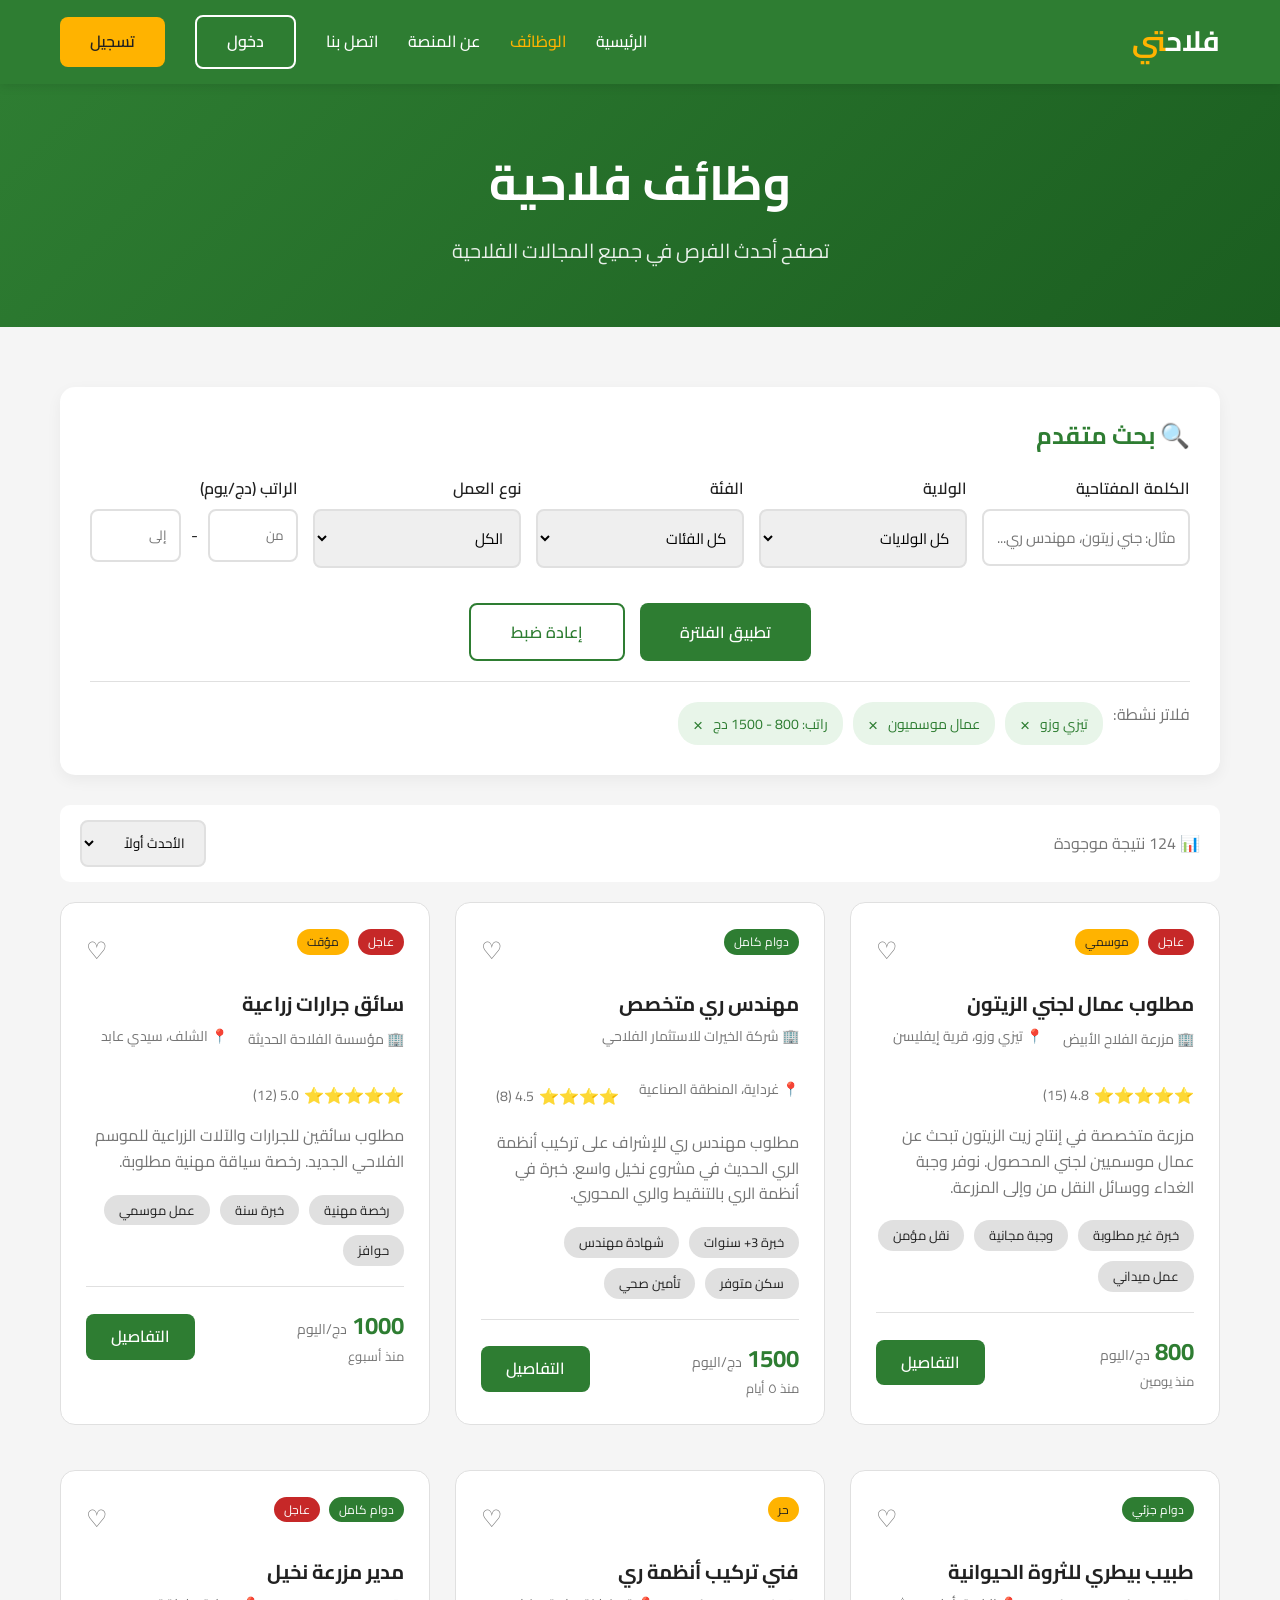
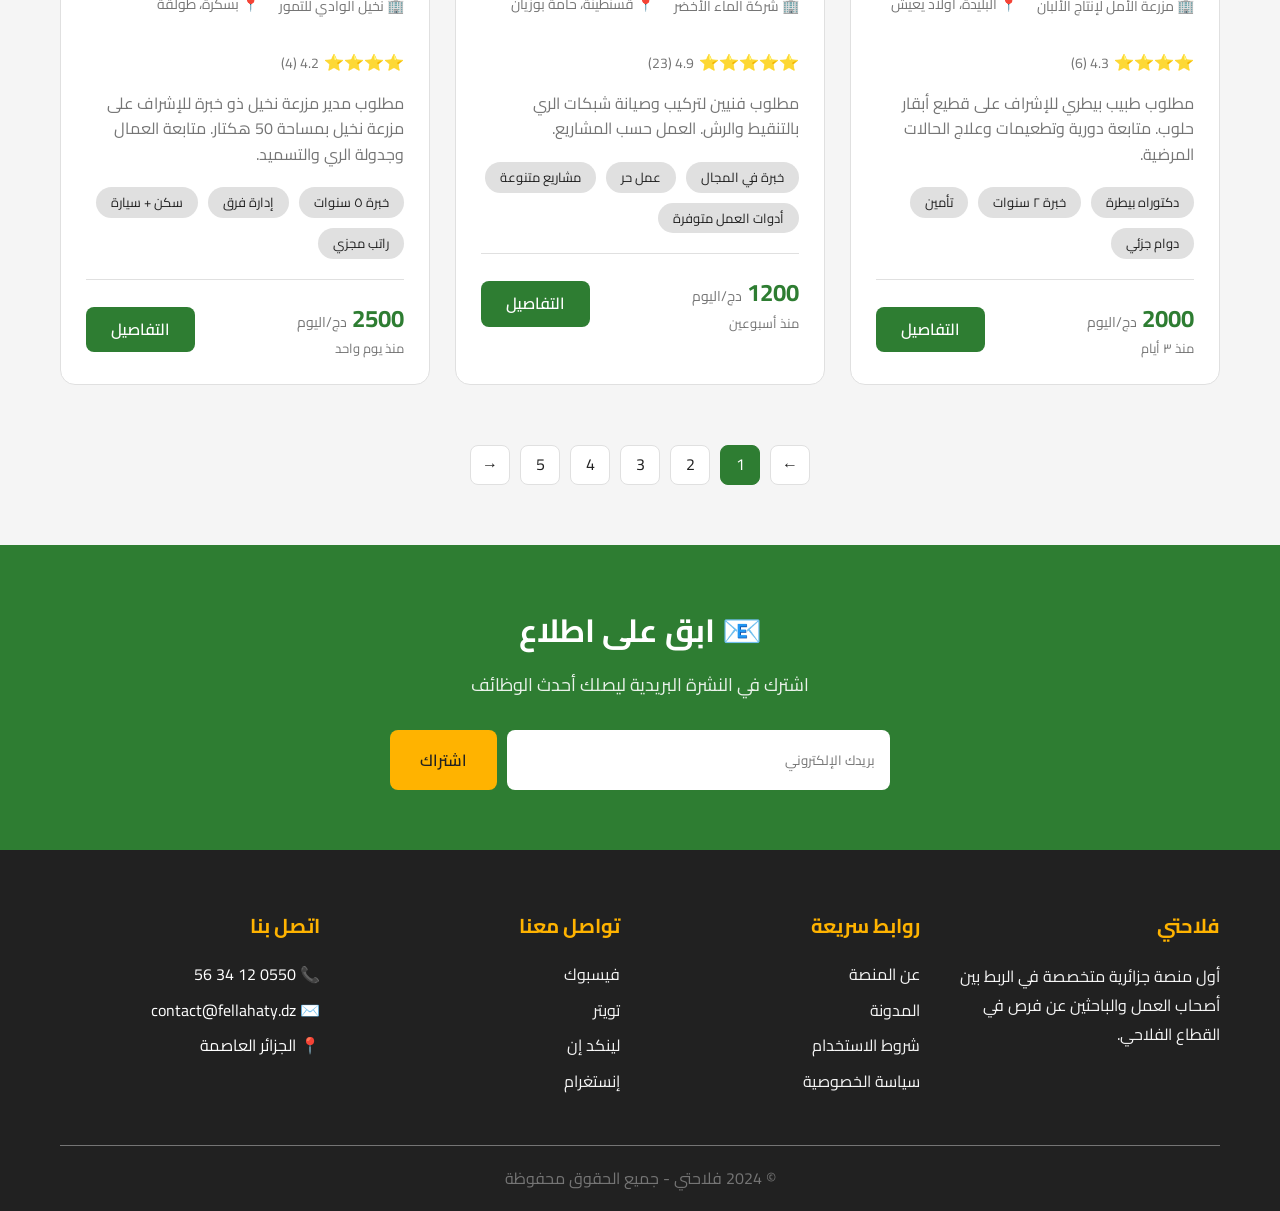
<file: jobs.html>
<!DOCTYPE html>
<html lang="ar" dir="rtl">
<head>
    <meta charset="UTF-8">
    <meta name="viewport" content="width=device-width, initial-scale=1.0">
    <title>وظائف فلاحية - فلاحتي</title>
    <link rel="stylesheet" href="css/style.css">
    <link href="https://fonts.googleapis.com/css2?family=Cairo:wght@400;600;700&display=swap" rel="stylesheet">
    <style>
        /* تنسيقات إضافية لصفحة الوظائف */
        .filters-section {
            background: white;
            padding: 30px;
            border-radius: 15px;
            margin-bottom: 30px;
            box-shadow: 0 5px 15px rgba(0,0,0,0.05);
        }
        
        .filters-grid {
            display: grid;
            grid-template-columns: repeat(auto-fit, minmax(200px, 1fr));
            gap: 15px;
            margin-bottom: 20px;
        }
        
        .filter-group {
            margin-bottom: 15px;
        }
        
        .filter-label {
            display: block;
            margin-bottom: 8px;
            color: #212121;
            font-weight: 600;
        }
        
        .filter-select, .filter-input {
            width: 100%;
            padding: 12px;
            border: 2px solid #E0E0E0;
            border-radius: 8px;
            font-size: 15px;
            font-family: 'Cairo', sans-serif;
        }
        
        .price-range {
            display: flex;
            gap: 10px;
            align-items: center;
        }
        
        .price-range input {
            width: 100%;
            padding: 12px;
            border: 2px solid #E0E0E0;
            border-radius: 8px;
        }
        
        .active-filters {
            display: flex;
            flex-wrap: wrap;
            gap: 10px;
            margin-top: 20px;
            padding-top: 20px;
            border-top: 1px solid #E0E0E0;
        }
        
        .filter-tag {
            background: #E8F5E9;
            color: #2E7D32;
            padding: 5px 15px;
            border-radius: 20px;
            display: flex;
            align-items: center;
            gap: 5px;
            font-size: 14px;
        }
        
        .filter-tag button {
            background: none;
            border: none;
            color: #2E7D32;
            cursor: pointer;
            font-size: 18px;
            margin-right: 5px;
        }
        
        .pagination {
            display: flex;
            justify-content: center;
            gap: 10px;
            margin-top: 40px;
        }
        
        .page-item {
            width: 40px;
            height: 40px;
            display: flex;
            align-items: center;
            justify-content: center;
            border-radius: 8px;
            background: white;
            color: #212121;
            text-decoration: none;
            transition: all 0.3s;
            border: 1px solid #E0E0E0;
        }
        
        .page-item:hover {
            background: #2E7D32;
            color: white;
            border-color: #2E7D32;
        }
        
        .page-item.active {
            background: #2E7D32;
            color: white;
            border-color: #2E7D32;
        }
        
        .sort-bar {
            display: flex;
            justify-content: space-between;
            align-items: center;
            margin-bottom: 20px;
            background: white;
            padding: 15px 20px;
            border-radius: 10px;
        }
        
        .results-count {
            color: #757575;
        }
        
        .sort-select {
            padding: 8px 15px;
            border: 2px solid #E0E0E0;
            border-radius: 8px;
            font-family: 'Cairo', sans-serif;
        }
        
        .job-card {
            background: white;
            margin-bottom: 20px;
            transition: all 0.3s;
        }
        
        .job-card:hover {
            transform: translateY(-5px);
            box-shadow: 0 15px 30px rgba(46, 125, 50, 0.1);
        }
        
        .save-job {
            background: none;
            border: none;
            font-size: 24px;
            cursor: pointer;
            color: #757575;
            transition: color 0.3s;
        }
        
        .save-job:hover {
            color: #FFB300;
        }
        
        .save-job.saved {
            color: #FFB300;
        }
        
        .job-type-badge {
            background: #2E7D32;
            color: white;
            padding: 3px 10px;
            border-radius: 15px;
            font-size: 12px;
            display: inline-block;
        }
        
        .job-type-badge.freelance {
            background: #FFB300;
            color: #212121;
        }
        
        .job-type-badge.urgent {
            background: #C62828;
        }
    </style>
</head>
<body>
    <!-- Header -->
    <header class="header">
        <div class="container header-content">
            <a href="index.html" class="logo">فلاح<span>تي</span></a>
            <nav class="nav-menu">
                <a href="index.html" class="nav-link">الرئيسية</a>
                <a href="jobs.html" class="nav-link" style="color: #FFB300;">الوظائف</a>
                <a href="#" class="nav-link">عن المنصة</a>
                <a href="#" class="nav-link">اتصل بنا</a>
                <a href="login.html" class="btn btn-outline" style="color: white; border-color: white;">دخول</a>
                <a href="register.html" class="btn btn-secondary">تسجيل</a>
            </nav>
        </div>
    </header>

    <!-- Page Title -->
    <section style="background: linear-gradient(135deg, #2E7D32 0%, #1B5E20 100%); padding: 60px 0; color: white; text-align: center;">
        <div class="container">
            <h1 style="font-size: 48px; margin-bottom: 15px;">وظائف فلاحية</h1>
            <p style="font-size: 20px; opacity: 0.9;">تصفح أحدث الفرص في جميع المجالات الفلاحية</p>
        </div>
    </section>

    <!-- Main Content -->
    <section style="padding: 60px 0;">
        <div class="container">
            <!-- Filters Section -->
            <div class="filters-section">
                <h2 style="color: #2E7D32; margin-bottom: 20px;">🔍 بحث متقدم</h2>
                
                <div class="filters-grid">
                    <div class="filter-group">
                        <label class="filter-label">الكلمة المفتاحية</label>
                        <input type="text" class="filter-input" placeholder="مثال: جني زيتون، مهندس ري...">
                    </div>
                    
                    <div class="filter-group">
                        <label class="filter-label">الولاية</label>
                        <select class="filter-select">
                            <option value="">كل الولايات</option>
                            <option value="algiers">الجزائر العاصمة</option>
                            <option value="oran">وهران</option>
                            <option value="constantine">قسنطينة</option>
                            <option value="annaba">عنابة</option>
                            <option value="blida">البليدة</option>
                            <option value="setif">سطيف</option>
                            <option value="tizi-ouzou">تيزي وزو</option>
                            <option value="bejaia">بجاية</option>
                            <option value="biskra">بسكرة</option>
                        </select>
                    </div>
                    
                    <div class="filter-group">
                        <label class="filter-label">الفئة</label>
                        <select class="filter-select">
                            <option value="">كل الفئات</option>
                            <option value="seasonal">عمال موسميون</option>
                            <option value="engineer">مهندسون فلاحيون</option>
                            <option value="driver">سائقو آلات</option>
                            <option value="veterinarian">أطباء بيطريون</option>
                            <option value="irrigation">أنظمة الري</option>
                            <option value="maintenance">صيانة</option>
                        </select>
                    </div>
                    
                    <div class="filter-group">
                        <label class="filter-label">نوع العمل</label>
                        <select class="filter-select">
                            <option value="">الكل</option>
                            <option value="fulltime">دوام كامل</option>
                            <option value="parttime">دوام جزئي</option>
                            <option value="seasonal">موسمي</option>
                            <option value="freelance">حر (فريلانس)</option>
                            <option value="temporary">مؤقت</option>
                        </select>
                    </div>
                    
                    <div class="filter-group">
                        <label class="filter-label">الراتب (دج/يوم)</label>
                        <div class="price-range">
                            <input type="number" placeholder="من" min="0" step="100">
                            <span>-</span>
                            <input type="number" placeholder="إلى" min="0" step="100">
                        </div>
                    </div>
                </div>
                
                <div style="display: flex; gap: 15px; justify-content: center;">
                    <button class="btn btn-primary" style="padding: 12px 40px;">تطبيق الفلترة</button>
                    <button class="btn btn-outline" style="padding: 12px 40px;">إعادة ضبط</button>
                </div>
                
                <!-- Active Filters -->
                <div class="active-filters">
                    <span style="color: #757575;">فلاتر نشطة:</span>
                    <div class="filter-tag">
                        تيزي وزو
                        <button>×</button>
                    </div>
                    <div class="filter-tag">
                        عمال موسميون
                        <button>×</button>
                    </div>
                    <div class="filter-tag">
                        راتب: 800 - 1500 دج
                        <button>×</button>
                    </div>
                </div>
            </div>
            
            <!-- Sort Bar -->
            <div class="sort-bar">
                <div class="results-count">📊 124 نتيجة موجودة</div>
                <div>
                    <select class="sort-select">
                        <option value="newest">الأحدث أولاً</option>
                        <option value="oldest">الأقدم أولاً</option>
                        <option value="salary-high">الأعلى راتباً</option>
                        <option value="salary-low">الأقل راتباً</option>
                        <option value="most-rated">الأعلى تقييماً</option>
                    </select>
                </div>
            </div>
            
            <!-- Jobs Grid -->
            <div class="jobs-grid">
                <!-- Job Card 1 -->
                <div class="job-card">
                    <div style="display: flex; justify-content: space-between; align-items: start;">
                        <div>
                            <span class="job-type-badge urgent">عاجل</span>
                            <span class="job-type-badge freelance" style="margin-right: 5px;">موسمي</span>
                        </div>
                        <button class="save-job" onclick="this.classList.toggle('saved')">♡</button>
                    </div>
                    
                    <h3 class="job-title" style="margin-top: 15px;">مطلوب عمال لجني الزيتون</h3>
                    
                    <div style="display: flex; align-items: center; gap: 20px; margin-bottom: 15px; flex-wrap: wrap;">
                        <div class="company-name">🏢 مزرعة الفلاح الأبيض</div>
                        <div class="job-location">📍 تيزي وزو، قرية إيفليسن</div>
                        <div class="rating">⭐⭐⭐⭐⭐ <span>4.8 (15)</span></div>
                    </div>
                    
                    <p style="color: #757575; margin-bottom: 20px;">
                        مزرعة متخصصة في إنتاج زيت الزيتون تبحث عن عمال موسميين لجني المحصول. 
                        نوفر وجبة الغداء ووسائل النقل من وإلى المزرعة.
                    </p>
                    
                    <div style="display: flex; gap: 10px; margin-bottom: 20px; flex-wrap: wrap;">
                        <span class="tag">خبرة غير مطلوبة</span>
                        <span class="tag">وجبة مجانية</span>
                        <span class="tag">نقل مؤمن</span>
                        <span class="tag">عمل ميداني</span>
                    </div>
                    
                    <div class="job-footer">
                        <div>
                            <div class="price">800 <span>دج/اليوم</span></div>
                            <div style="color: #757575; font-size: 13px;">منذ يومين</div>
                        </div>
                        <a href="job-details.html" class="btn btn-primary" style="padding: 10px 25px;">التفاصيل</a>
                    </div>
                </div>
                
                <!-- Job Card 2 -->
                <div class="job-card">
                    <div style="display: flex; justify-content: space-between; align-items: start;">
                        <div>
                            <span class="job-type-badge">دوام كامل</span>
                        </div>
                        <button class="save-job" onclick="this.classList.toggle('saved')">♡</button>
                    </div>
                    
                    <h3 class="job-title" style="margin-top: 15px;">مهندس ري متخصص</h3>
                    
                    <div style="display: flex; align-items: center; gap: 20px; margin-bottom: 15px; flex-wrap: wrap;">
                        <div class="company-name">🏢 شركة الخيرات للاستثمار الفلاحي</div>
                        <div class="job-location">📍 غرداية، المنطقة الصناعية</div>
                        <div class="rating">⭐⭐⭐⭐ <span>4.5 (8)</span></div>
                    </div>
                    
                    <p style="color: #757575; margin-bottom: 20px;">
                        مطلوب مهندس ري للإشراف على تركيب أنظمة الري الحديث في مشروع نخيل واسع. 
                        خبرة في أنظمة الري بالتنقيط والري المحوري.
                    </p>
                    
                    <div style="display: flex; gap: 10px; margin-bottom: 20px; flex-wrap: wrap;">
                        <span class="tag">خبرة 3+ سنوات</span>
                        <span class="tag">شهادة مهندس</span>
                        <span class="tag">سكن متوفر</span>
                        <span class="tag">تأمين صحي</span>
                    </div>
                    
                    <div class="job-footer">
                        <div>
                            <div class="price">1500 <span>دج/اليوم</span></div>
                            <div style="color: #757575; font-size: 13px;">منذ ٥ أيام</div>
                        </div>
                        <a href="job-details.html" class="btn btn-primary" style="padding: 10px 25px;">التفاصيل</a>
                    </div>
                </div>
                
                <!-- Job Card 3 -->
                <div class="job-card">
                    <div style="display: flex; justify-content: space-between; align-items: start;">
                        <div>
                            <span class="job-type-badge urgent">عاجل</span>
                            <span class="job-type-badge freelance" style="margin-right: 5px;">مؤقت</span>
                        </div>
                        <button class="save-job" onclick="this.classList.toggle('saved')">♡</button>
                    </div>
                    
                    <h3 class="job-title" style="margin-top: 15px;">سائق جرارات زراعية</h3>
                    
                    <div style="display: flex; align-items: center; gap: 20px; margin-bottom: 15px; flex-wrap: wrap;">
                        <div class="company-name">🏢 مؤسسة الفلاحة الحديثة</div>
                        <div class="job-location">📍 الشلف، سيدي عابد</div>
                        <div class="rating">⭐⭐⭐⭐⭐ <span>5.0 (12)</span></div>
                    </div>
                    
                    <p style="color: #757575; margin-bottom: 20px;">
                        مطلوب سائقين للجرارات والآلات الزراعية للموسم الفلاحي الجديد. 
                        رخصة سياقة مهنية مطلوبة.
                    </p>
                    
                    <div style="display: flex; gap: 10px; margin-bottom: 20px; flex-wrap: wrap;">
                        <span class="tag">رخصة مهنية</span>
                        <span class="tag">خبرة سنة</span>
                        <span class="tag">عمل موسمي</span>
                        <span class="tag">حوافز</span>
                    </div>
                    
                    <div class="job-footer">
                        <div>
                            <div class="price">1000 <span>دج/اليوم</span></div>
                            <div style="color: #757575; font-size: 13px;">منذ أسبوع</div>
                        </div>
                        <a href="job-details.html" class="btn btn-primary" style="padding: 10px 25px;">التفاصيل</a>
                    </div>
                </div>
                
                <!-- Job Card 4 -->
                <div class="job-card">
                    <div style="display: flex; justify-content: space-between; align-items: start;">
                        <div>
                            <span class="job-type-badge">دوام جزئي</span>
                        </div>
                        <button class="save-job" onclick="this.classList.toggle('saved')">♡</button>
                    </div>
                    
                    <h3 class="job-title" style="margin-top: 15px;">طبيب بيطري للثروة الحيوانية</h3>
                    
                    <div style="display: flex; align-items: center; gap: 20px; margin-bottom: 15px; flex-wrap: wrap;">
                        <div class="company-name">🏢 مزرعة الأمل لإنتاج الألبان</div>
                        <div class="job-location">📍 البليدة، أولاد يعيش</div>
                        <div class="rating">⭐⭐⭐⭐ <span>4.3 (6)</span></div>
                    </div>
                    
                    <p style="color: #757575; margin-bottom: 20px;">
                        مطلوب طبيب بيطري للإشراف على قطيع أبقار حلوب. متابعة دورية وتطعيمات 
                        وعلاج الحالات المرضية.
                    </p>
                    
                    <div style="display: flex; gap: 10px; margin-bottom: 20px; flex-wrap: wrap;">
                        <span class="tag">دكتوراه بيطرة</span>
                        <span class="tag">خبرة ٢ سنوات</span>
                        <span class="tag">تأمين</span>
                        <span class="tag">دوام جزئي</span>
                    </div>
                    
                    <div class="job-footer">
                        <div>
                            <div class="price">2000 <span>دج/اليوم</span></div>
                            <div style="color: #757575; font-size: 13px;">منذ ٣ أيام</div>
                        </div>
                        <a href="job-details.html" class="btn btn-primary" style="padding: 10px 25px;">التفاصيل</a>
                    </div>
                </div>
                
                <!-- Job Card 5 -->
                <div class="job-card">
                    <div style="display: flex; justify-content: space-between; align-items: start;">
                        <div>
                            <span class="job-type-badge freelance">حر</span>
                        </div>
                        <button class="save-job" onclick="this.classList.toggle('saved')">♡</button>
                    </div>
                    
                    <h3 class="job-title" style="margin-top: 15px;">فني تركيب أنظمة ري</h3>
                    
                    <div style="display: flex; align-items: center; gap: 20px; margin-bottom: 15px; flex-wrap: wrap;">
                        <div class="company-name">🏢 شركة الماء الأخضر</div>
                        <div class="job-location">📍 قسنطينة، حامة بوزيان</div>
                        <div class="rating">⭐⭐⭐⭐⭐ <span>4.9 (23)</span></div>
                    </div>
                    
                    <p style="color: #757575; margin-bottom: 20px;">
                        مطلوب فنيين لتركيب وصيانة شبكات الري بالتنقيط والرش. 
                        العمل حسب المشاريع.
                    </p>
                    
                    <div style="display: flex; gap: 10px; margin-bottom: 20px; flex-wrap: wrap;">
                        <span class="tag">خبرة في المجال</span>
                        <span class="tag">عمل حر</span>
                        <span class="tag">مشاريع متنوعة</span>
                        <span class="tag">أدوات العمل متوفرة</span>
                    </div>
                    
                    <div class="job-footer">
                        <div>
                            <div class="price">1200 <span>دج/اليوم</span></div>
                            <div style="color: #757575; font-size: 13px;">منذ أسبوعين</div>
                        </div>
                        <a href="job-details.html" class="btn btn-primary" style="padding: 10px 25px;">التفاصيل</a>
                    </div>
                </div>
                
                <!-- Job Card 6 -->
                <div class="job-card">
                    <div style="display: flex; justify-content: space-between; align-items: start;">
                        <div>
                            <span class="job-type-badge">دوام كامل</span>
                            <span class="job-type-badge urgent" style="margin-right: 5px;">عاجل</span>
                        </div>
                        <button class="save-job" onclick="this.classList.toggle('saved')">♡</button>
                    </div>
                    
                    <h3 class="job-title" style="margin-top: 15px;">مدير مزرعة نخيل</h3>
                    
                    <div style="display: flex; align-items: center; gap: 20px; margin-bottom: 15px; flex-wrap: wrap;">
                        <div class="company-name">🏢 نخيل الوادي للتمور</div>
                        <div class="job-location">📍 بسكرة، طولقة</div>
                        <div class="rating">⭐⭐⭐⭐ <span>4.2 (4)</span></div>
                    </div>
                    
                    <p style="color: #757575; margin-bottom: 20px;">
                        مطلوب مدير مزرعة نخيل ذو خبرة للإشراف على مزرعة نخيل بمساحة 50 هكتار. 
                        متابعة العمال وجدولة الري والتسميد.
                    </p>
                    
                    <div style="display: flex; gap: 10px; margin-bottom: 20px; flex-wrap: wrap;">
                        <span class="tag">خبرة ٥ سنوات</span>
                        <span class="tag">إدارة فرق</span>
                        <span class="tag">سكن + سيارة</span>
                        <span class="tag">راتب مجزي</span>
                    </div>
                    
                    <div class="job-footer">
                        <div>
                            <div class="price">2500 <span>دج/اليوم</span></div>
                            <div style="color: #757575; font-size: 13px;">منذ يوم واحد</div>
                        </div>
                        <a href="job-details.html" class="btn btn-primary" style="padding: 10px 25px;">التفاصيل</a>
                    </div>
                </div>
            </div>
            
            <!-- Pagination -->
            <div class="pagination">
                <a href="#" class="page-item">←</a>
                <a href="#" class="page-item active">1</a>
                <a href="#" class="page-item">2</a>
                <a href="#" class="page-item">3</a>
                <a href="#" class="page-item">4</a>
                <a href="#" class="page-item">5</a>
                <a href="#" class="page-item">→</a>
            </div>
        </div>
    </section>

    <!-- Newsletter Section -->
    <section style="background: #2E7D32; color: white; padding: 60px 0;">
        <div class="container" style="text-align: center;">
            <h2 style="font-size: 32px; margin-bottom: 15px;">📧 ابق على اطلاع</h2>
            <p style="font-size: 18px; margin-bottom: 30px; opacity: 0.9;">اشترك في النشرة البريدية ليصلك أحدث الوظائف</p>
            
            <form style="display: flex; max-width: 500px; margin: 0 auto; gap: 10px;">
                <input type="email" placeholder="بريدك الإلكتروني" style="flex: 1; padding: 15px; border: none; border-radius: 8px; font-family: 'Cairo', sans-serif;">
                <button type="submit" class="btn btn-secondary" style="padding: 15px 30px;">اشتراك</button>
            </form>
        </div>
    </section>

    <!-- Footer -->
    <footer class="footer">
        <div class="container">
            <div class="footer-grid">
                <div>
                    <h3 class="footer-title">فلاحتي</h3>
                    <p style="color: #F5F5F5; line-height: 1.8;">أول منصة جزائرية متخصصة في الربط بين أصحاب العمل والباحثين عن فرص في القطاع الفلاحي.</p>
                </div>
                <div>
                    <h3 class="footer-title">روابط سريعة</h3>
                    <ul class="footer-links">
                        <li><a href="#">عن المنصة</a></li>
                        <li><a href="#">المدونة</a></li>
                        <li><a href="#">شروط الاستخدام</a></li>
                        <li><a href="#">سياسة الخصوصية</a></li>
                    </ul>
                </div>
                <div>
                    <h3 class="footer-title">تواصل معنا</h3>
                    <ul class="footer-links">
                        <li><a href="#">فيسبوك</a></li>
                        <li><a href="#">تويتر</a></li>
                        <li><a href="#">لينكد إن</a></li>
                        <li><a href="#">إنستغرام</a></li>
                    </ul>
                </div>
                <div>
                    <h3 class="footer-title">اتصل بنا</h3>
                    <ul class="footer-links">
                        <li>📞 0550 12 34 56</li>
                        <li>✉️ contact@fellahaty.dz</li>
                        <li>📍 الجزائر العاصمة</li>
                    </ul>
                </div>
            </div>
            <div class="footer-bottom">
                <p>© 2024 فلاحتي - جميع الحقوق محفوظة</p>
            </div>
        </div>
    </footer>

    <script>
        // كود بسيط للتفاعل مع زر الحفظ
        document.querySelectorAll('.save-job').forEach(button => {
            button.addEventListener('click', function() {
                this.classList.toggle('saved');
            });
        });
    </script>
</body>
</html>
</file>
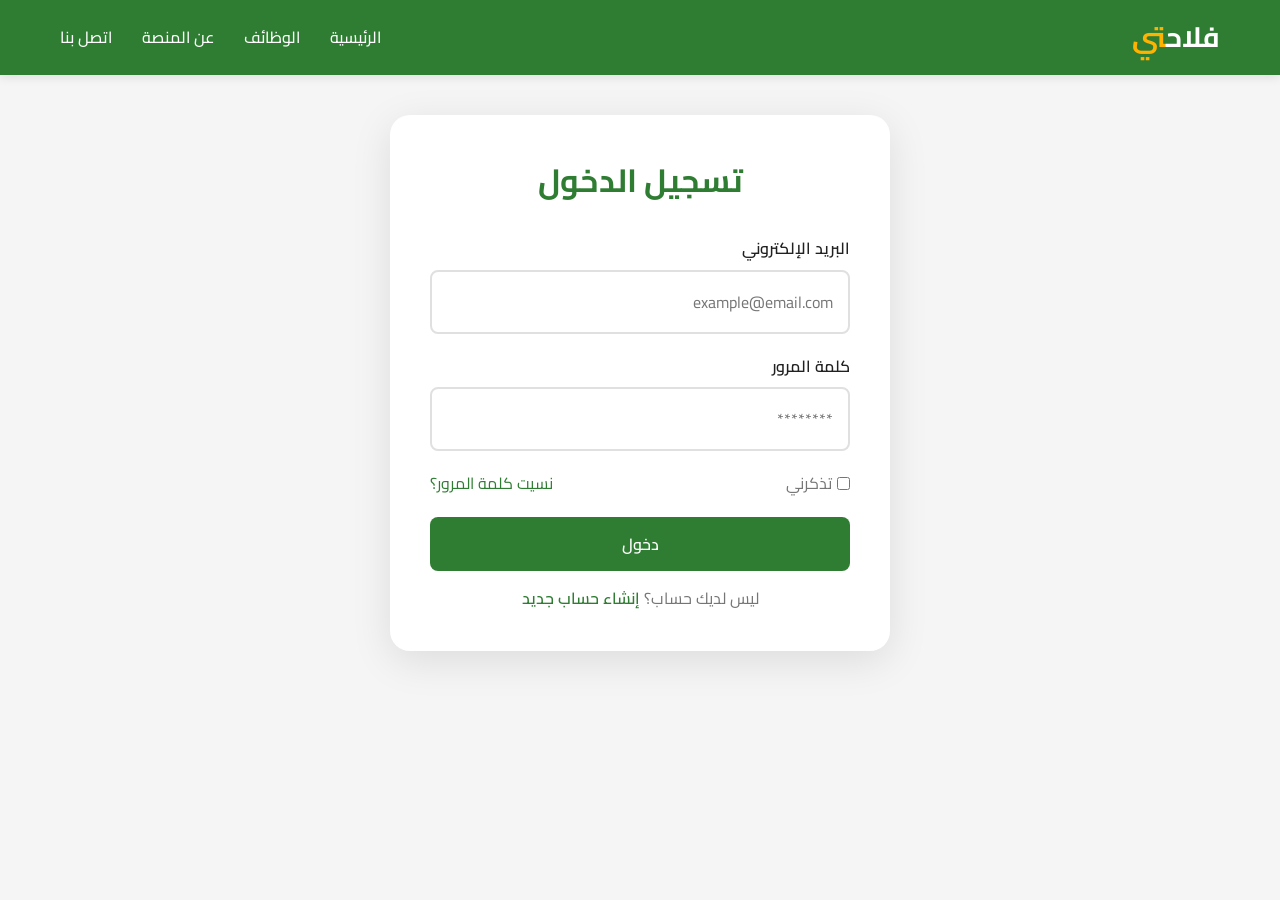
<file: login.html>
<!DOCTYPE html>
<html lang="ar" dir="rtl">
<head>
    <meta charset="UTF-8">
    <meta name="viewport" content="width=device-width, initial-scale=1.0">
    <title>تسجيل الدخول - فلاحتي</title>
    <link rel="stylesheet" href="css/style.css">
    <link href="https://fonts.googleapis.com/css2?family=Cairo:wght@400;600;700&display=swap" rel="stylesheet">
</head>
<body>
    <!-- Header -->
    <header class="header">
        <div class="container header-content">
            <a href="index.html" class="logo">فلاح<span>تي</span></a>
            <nav class="nav-menu">
                <a href="index.html" class="nav-link">الرئيسية</a>
                <a href="jobs.html" class="nav-link">الوظائف</a>
                <a href="#" class="nav-link">عن المنصة</a>
                <a href="#" class="nav-link">اتصل بنا</a>
            </nav>
        </div>
    </header>

    <!-- Login Form -->
    <div class="form-container">
        <h1 class="form-title">تسجيل الدخول</h1>
        
        <form action="dashboard-farmer.html">
            <div class="form-group">
                <label class="form-label">البريد الإلكتروني</label>
                <input type="email" class="form-input" placeholder="example@email.com" required>
            </div>
            
            <div class="form-group">
                <label class="form-label">كلمة المرور</label>
                <input type="password" class="form-input" placeholder="********" required>
            </div>
            
            <div style="display: flex; justify-content: space-between; align-items: center; margin-bottom: 20px;">
                <label style="display: flex; align-items: center; gap: 5px; color: #757575;">
                    <input type="checkbox"> تذكرني
                </label>
                <a href="#" style="color: #2E7D32; text-decoration: none;">نسيت كلمة المرور؟</a>
            </div>
            
            <button type="submit" class="btn btn-primary" style="width: 100%; margin-bottom: 15px;">دخول</button>
            
            <p style="text-align: center; color: #757575;">
                ليس لديك حساب؟ 
                <a href="register.html" style="color: #2E7D32; font-weight: 600; text-decoration: none;">إنشاء حساب جديد</a>
            </p>
        </form>
</file>
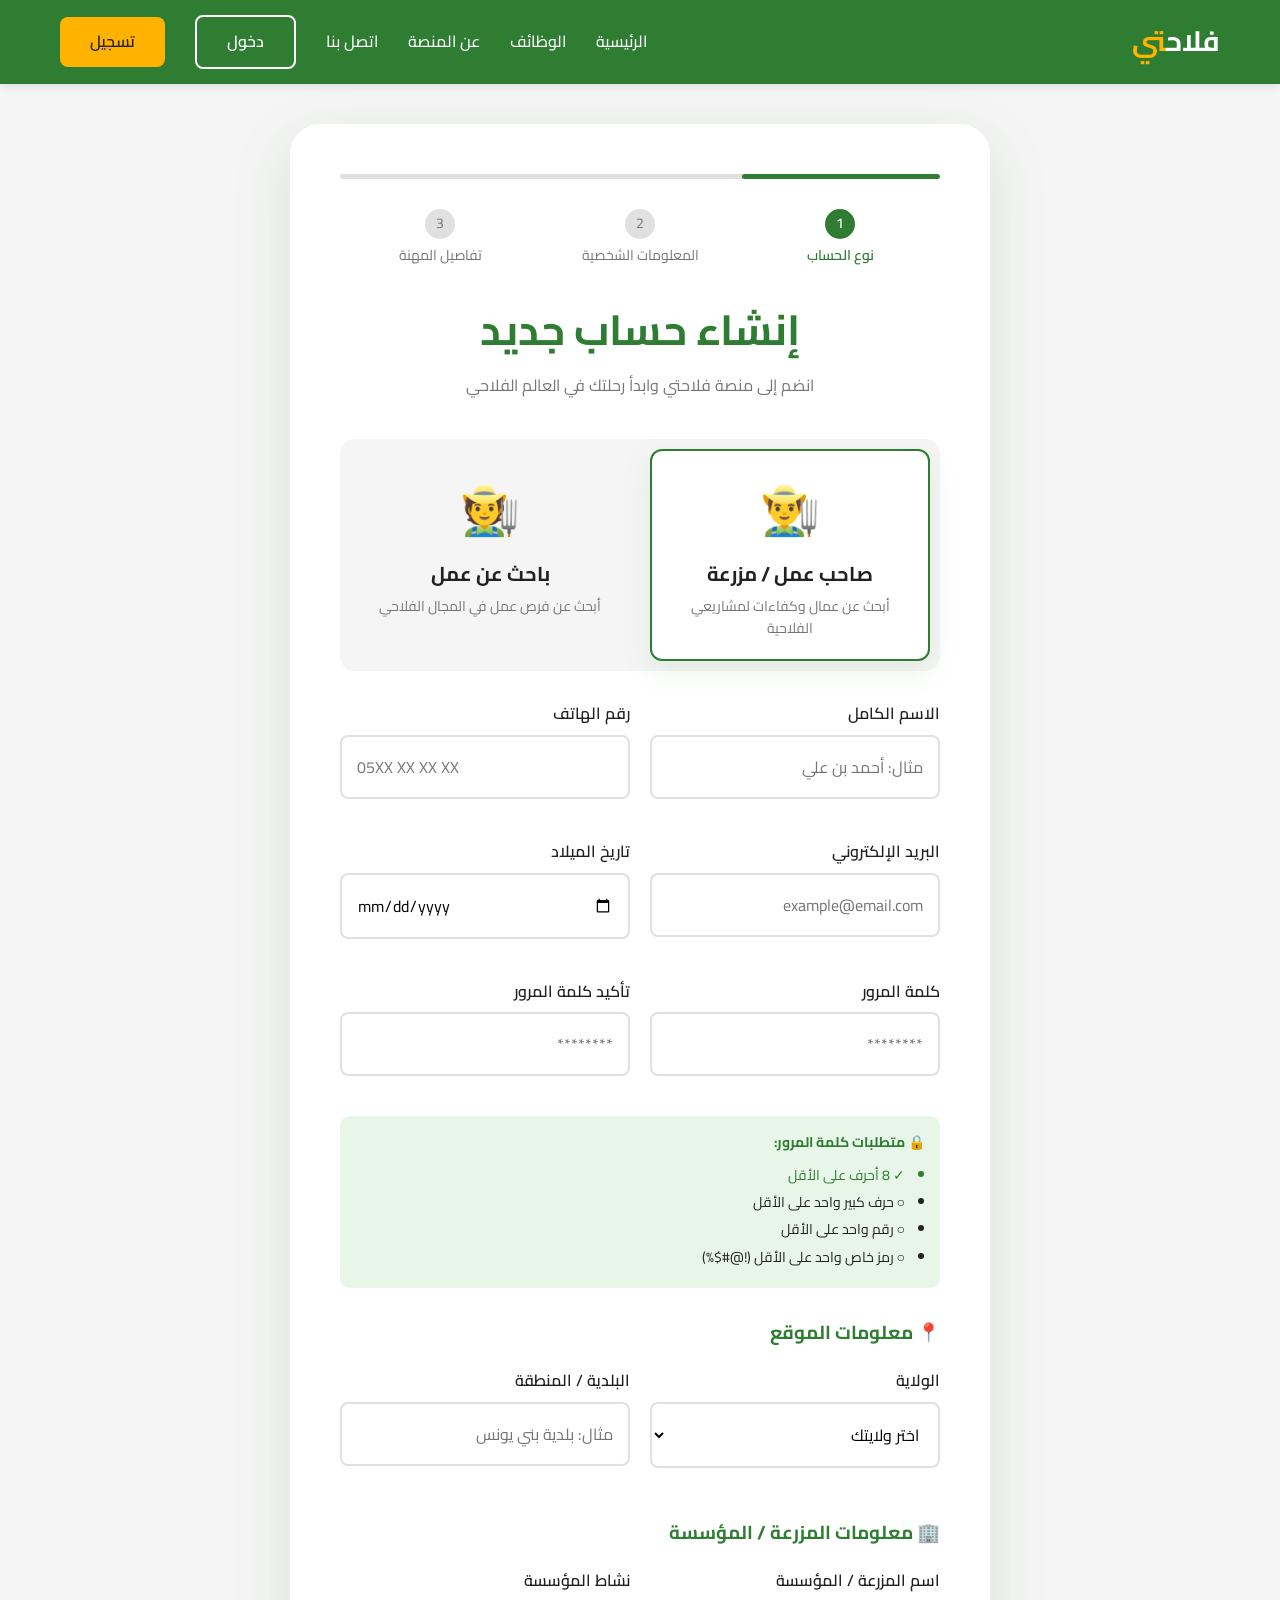
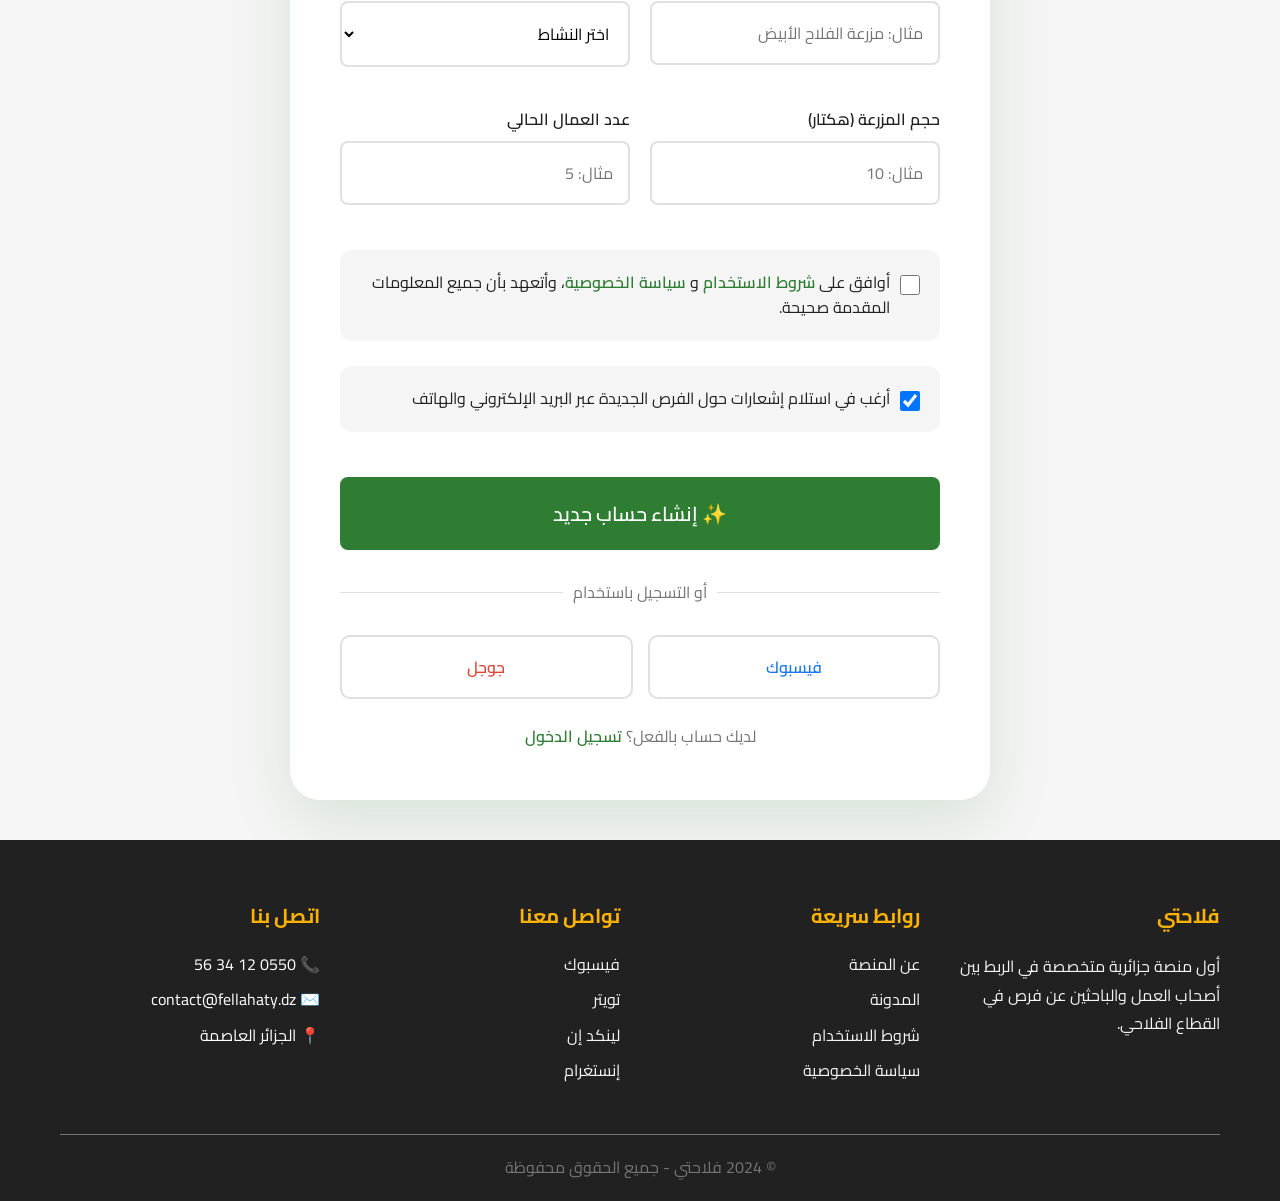
<file: register.html>
<!DOCTYPE html>
<html lang="ar" dir="rtl">
<head>
    <meta charset="UTF-8">
    <meta name="viewport" content="width=device-width, initial-scale=1.0">
    <title>إنشاء حساب جديد - فلاحتي</title>
    <link rel="stylesheet" href="css/style.css">
    <link href="https://fonts.googleapis.com/css2?family=Cairo:wght@400;600;700&display=swap" rel="stylesheet">
    <style>
        /* تنسيقات إضافية لصفحة التسجيل */
        .register-container {
            max-width: 700px;
            margin: 40px auto;
            background: white;
            padding: 50px;
            border-radius: 30px;
            box-shadow: 0 20px 60px rgba(46, 125, 50, 0.15);
        }
        
        .register-header {
            text-align: center;
            margin-bottom: 40px;
        }
        
        .register-header h1 {
            color: #2E7D32;
            font-size: 42px;
            margin-bottom: 10px;
        }
        
        .register-header p {
            color: #757575;
            font-size: 16px;
        }
        
        .user-type-selector {
            display: flex;
            gap: 20px;
            margin-bottom: 30px;
            background: #F5F5F5;
            padding: 10px;
            border-radius: 15px;
        }
        
        .user-type-option {
            flex: 1;
            text-align: center;
            padding: 20px;
            border-radius: 12px;
            cursor: pointer;
            transition: all 0.3s;
            border: 2px solid transparent;
        }
        
        .user-type-option:hover {
            background: white;
            box-shadow: 0 5px 15px rgba(0,0,0,0.05);
        }
        
        .user-type-option.active {
            background: white;
            border-color: #2E7D32;
            box-shadow: 0 10px 30px rgba(46, 125, 50, 0.1);
        }
        
        .user-type-icon {
            font-size: 48px;
            margin-bottom: 10px;
        }
        
        .user-type-title {
            font-size: 20px;
            font-weight: 700;
            color: #212121;
            margin-bottom: 5px;
        }
        
        .user-type-desc {
            color: #757575;
            font-size: 14px;
        }
        
        .form-row {
            display: grid;
            grid-template-columns: 1fr 1fr;
            gap: 20px;
            margin-bottom: 20px;
        }
        
        .terms {
            background: #F5F5F5;
            padding: 20px;
            border-radius: 12px;
            margin: 25px 0;
            display: flex;
            align-items: start;
            gap: 10px;
        }
        
        .terms input[type="checkbox"] {
            margin-top: 5px;
            width: 20px;
            height: 20px;
            cursor: pointer;
        }
        
        .terms label {
            color: #212121;
            line-height: 1.6;
            flex: 1;
        }
        
        .terms a {
            color: #2E7D32;
            font-weight: 600;
            text-decoration: none;
        }
        
        .password-requirements {
            background: #E8F5E9;
            padding: 15px;
            border-radius: 10px;
            margin: 20px 0;
            font-size: 14px;
            color: #2E7D32;
        }
        
        .password-requirements ul {
            margin-top: 10px;
            padding-right: 20px;
        }
        
        .password-requirements li {
            margin-bottom: 5px;
            color: #212121;
        }
        
        .password-requirements li.valid {
            color: #2E7D32;
        }
        
        .social-register {
            margin-top: 30px;
            text-align: center;
        }
        
        .social-buttons {
            display: flex;
            gap: 15px;
            justify-content: center;
            margin: 20px 0;
        }
        
        .social-button {
            flex: 1;
            padding: 15px;
            border: 2px solid #E0E0E0;
            border-radius: 10px;
            background: white;
            cursor: pointer;
            transition: all 0.3s;
            display: flex;
            align-items: center;
            justify-content: center;
            gap: 10px;
            font-size: 16px;
            font-weight: 600;
        }
        
        .social-button:hover {
            background: #F5F5F5;
            border-color: #757575;
        }
        
        .social-button.facebook {
            color: #1877F2;
        }
        
        .social-button.google {
            color: #DB4437;
        }
        
        .divider {
            display: flex;
            align-items: center;
            text-align: center;
            color: #757575;
            margin: 30px 0;
        }
        
        .divider::before,
        .divider::after {
            content: '';
            flex: 1;
            border-bottom: 1px solid #E0E0E0;
        }
        
        .divider span {
            padding: 0 10px;
        }
        
        .progress-bar {
            height: 5px;
            background: #E0E0E0;
            border-radius: 5px;
            margin-bottom: 30px;
            overflow: hidden;
        }
        
        .progress-fill {
            height: 100%;
            width: 33%;
            background: #2E7D32;
            border-radius: 5px;
            transition: width 0.3s;
        }
        
        .step-indicator {
            display: flex;
            justify-content: space-between;
            margin-bottom: 30px;
            color: #757575;
            font-size: 14px;
        }
        
        .step {
            text-align: center;
            flex: 1;
        }
        
        .step.active {
            color: #2E7D32;
            font-weight: 600;
        }
        
        .step-number {
            width: 30px;
            height: 30px;
            background: #E0E0E0;
            border-radius: 50%;
            display: flex;
            align-items: center;
            justify-content: center;
            margin: 0 auto 5px;
            color: #757575;
        }
        
        .step.active .step-number {
            background: #2E7D32;
            color: white;
        }
        
        .location-group {
            display: grid;
            grid-template-columns: 1fr 1fr;
            gap: 10px;
        }
        
        @media (max-width: 768px) {
            .form-row {
                grid-template-columns: 1fr;
                gap: 10px;
            }
            
            .location-group {
                grid-template-columns: 1fr;
            }
            
            .user-type-selector {
                flex-direction: column;
            }
        }
    </style>
</head>
<body>
    <!-- Header -->
    <header class="header">
        <div class="container header-content">
            <a href="index.html" class="logo">فلاح<span>تي</span></a>
            <nav class="nav-menu">
                <a href="index.html" class="nav-link">الرئيسية</a>
                <a href="jobs.html" class="nav-link">الوظائف</a>
                <a href="#" class="nav-link">عن المنصة</a>
                <a href="#" class="nav-link">اتصل بنا</a>
                <a href="login.html" class="btn btn-outline" style="color: white; border-color: white;">دخول</a>
                <a href="register.html" class="btn btn-secondary">تسجيل</a>
            </nav>
        </div>
    </header>

    <!-- Registration Form -->
    <div class="register-container">
        <!-- Progress Bar -->
        <div class="progress-bar">
            <div class="progress-fill"></div>
        </div>
        
        <div class="step-indicator">
            <div class="step active">
                <div class="step-number">1</div>
                <div>نوع الحساب</div>
            </div>
            <div class="step">
                <div class="step-number">2</div>
                <div>المعلومات الشخصية</div>
            </div>
            <div class="step">
                <div class="step-number">3</div>
                <div>تفاصيل المهنة</div>
            </div>
        </div>
        
        <div class="register-header">
            <h1>إنشاء حساب جديد</h1>
            <p>انضم إلى منصة فلاحتي وابدأ رحلتك في العالم الفلاحي</p>
        </div>
        
        <form>
            <!-- User Type Selection -->
            <div class="user-type-selector">
                <div class="user-type-option active" onclick="selectUserType('farmer')">
                    <div class="user-type-icon">👨‍🌾</div>
                    <div class="user-type-title">صاحب عمل / مزرعة</div>
                    <div class="user-type-desc">أبحث عن عمال وكفاءات لمشاريعي الفلاحية</div>
                </div>
                
                <div class="user-type-option" onclick="selectUserType('worker')">
                    <div class="user-type-icon">🧑‍🌾</div>
                    <div class="user-type-title">باحث عن عمل</div>
                    <div class="user-type-desc">أبحث عن فرص عمل في المجال الفلاحي</div>
                </div>
            </div>
            
            <!-- Personal Information -->
            <div class="form-row">
                <div class="form-group">
                    <label class="form-label">الاسم الكامل</label>
                    <input type="text" class="form-input" placeholder="مثال: أحمد بن علي" required>
                </div>
                
                <div class="form-group">
                    <label class="form-label">رقم الهاتف</label>
                    <input type="tel" class="form-input" placeholder="05XX XX XX XX" required>
                </div>
            </div>
            
            <div class="form-row">
                <div class="form-group">
                    <label class="form-label">البريد الإلكتروني</label>
                    <input type="email" class="form-input" placeholder="example@email.com" required>
                </div>
                
                <div class="form-group">
                    <label class="form-label">تاريخ الميلاد</label>
                    <input type="date" class="form-input" required>
                </div>
            </div>
            
            <div class="form-row">
                <div class="form-group">
                    <label class="form-label">كلمة المرور</label>
                    <input type="password" class="form-input" placeholder="********" required>
                </div>
                
                <div class="form-group">
                    <label class="form-label">تأكيد كلمة المرور</label>
                    <input type="password" class="form-input" placeholder="********" required>
                </div>
            </div>
            
            <!-- Password Requirements -->
            <div class="password-requirements">
                <strong>🔒 متطلبات كلمة المرور:</strong>
                <ul>
                    <li class="valid">✓ 8 أحرف على الأقل</li>
                    <li>○ حرف كبير واحد على الأقل</li>
                    <li>○ رقم واحد على الأقل</li>
                    <li>○ رمز خاص واحد على الأقل (!@#$%)</li>
                </ul>
            </div>
            
            <!-- Location Information -->
            <h3 style="color: #2E7D32; margin: 30px 0 20px;">📍 معلومات الموقع</h3>
            
            <div class="form-row">
                <div class="form-group">
                    <label class="form-label">الولاية</label>
                    <select class="form-select" required>
                        <option value="">اختر ولايتك</option>
                        <option value="algiers">الجزائر العاصمة</option>
                        <option value="oran">وهران</option>
                        <option value="constantine">قسنطينة</option>
                        <option value="annaba">عنابة</option>
                        <option value="blida">البليدة</option>
                        <option value="setif">سطيف</option>
                        <option value="tizi-ouzou">تيزي وزو</option>
                        <option value="bejaia">بجاية</option>
                        <option value="biskra">بسكرة</option>
                        <option value="adrar">أدرار</option>
                        <option value="laghouat">الأغواط</option>
                        <option value="oum-bouaghi">أم البواقي</option>
                        <option value="batna">باتنة</option>
                        <option value="bechar">بشار</option>
                        <option value="bouira">البويرة</option>
                        <option value="tamanrasset">تمنراست</option>
                        <option value="tebessa">تبسة</option>
                        <option value="tiaret">تيارت</option>
                        <option value="chlef">الشلف</option>
                    </select>
                </div>
                
                <div class="form-group">
                    <label class="form-label">البلدية / المنطقة</label>
                    <input type="text" class="form-input" placeholder="مثال: بلدية بني يونس" required>
                </div>
            </div>
            
            <!-- Farmer Specific Fields -->
            <div id="farmerFields">
                <h3 style="color: #2E7D32; margin: 30px 0 20px;">🏢 معلومات المزرعة / المؤسسة</h3>
                
                <div class="form-row">
                    <div class="form-group">
                        <label class="form-label">اسم المزرعة / المؤسسة</label>
                        <input type="text" class="form-input" placeholder="مثال: مزرعة الفلاح الأبيض">
                    </div>
                    
                    <div class="form-group">
                        <label class="form-label">نشاط المؤسسة</label>
                        <select class="form-select">
                            <option value="">اختر النشاط</option>
                            <option value="olives">زراعة الزيتون</option>
                            <option value="dates">نخيل وتمور</option>
                            <option value="vegetables">خضروات وفواكه</option>
                            <option value="livestock">ثروة حيوانية</option>
                            <option value="poultry">دواجن</option>
                            <option value="beekeeping">تربية النحل</option>
                            <option value="mixed">نشاط مختلط</option>
                        </select>
                    </div>
                </div>
                
                <div class="form-row">
                    <div class="form-group">
                        <label class="form-label">حجم المزرعة (هكتار)</label>
                        <input type="number" class="form-input" placeholder="مثال: 10">
                    </div>
                    
                    <div class="form-group">
                        <label class="form-label">عدد العمال الحالي</label>
                        <input type="number" class="form-input" placeholder="مثال: 5">
                    </div>
                </div>
            </div>
            
            <!-- Worker Specific Fields (Hidden by default) -->
            <div id="workerFields" style="display: none;">
                <h3 style="color: #2E7D32; margin: 30px 0 20px;">👨‍🌾 معلومات المهنة</h3>
                
                <div class="form-row">
                    <div class="form-group">
                        <label class="form-label">المجال المهني</label>
                        <select class="form-select">
                            <option value="">اختر مجالك</option>
                            <option value="seasonal-worker">عامل موسمي</option>
                            <option value="agricultural-engineer">مهندس فلاحي</option>
                            <option value="veterinarian">طبيب بيطري</option>
                            <option value="irrigation-tech">فني ري</option>
                            <option value="tractor-driver">سائق آلات زراعية</option>
                            <option value="pruning-worker">عامل تقليم وأشجار</option>
                            <option value="beekeeper">مربي نحل</option>
                        </select>
                    </div>
                    
                    <div class="form-group">
                        <label class="form-label">سنوات الخبرة</label>
                        <select class="form-select">
                            <option value="">اختر الخبرة</option>
                            <option value="0-1">أقل من سنة</option>
                            <option value="1-3">1-3 سنوات</option>
                            <option value="3-5">3-5 سنوات</option>
                            <option value="5-10">5-10 سنوات</option>
                            <option value="10+">أكثر من 10 سنوات</option>
                        </select>
                    </div>
                </div>
                
                <div class="form-group">
                    <label class="form-label">المهارات الرئيسية</label>
                    <div style="display: flex; flex-wrap: wrap; gap: 10px; margin-top: 10px;">
                        <label style="display: flex; align-items: center; gap: 5px; background: #F5F5F5; padding: 8px 15px; border-radius: 25px; cursor: pointer;">
                            <input type="checkbox" style="width: 18px; height: 18px;"> جني الزيتون
                        </label>
                        <label style="display: flex; align-items: center; gap: 5px; background: #F5F5F5; padding: 8px 15px; border-radius: 25px; cursor: pointer;">
                            <input type="checkbox" style="width: 18px; height: 18px;"> قيادة جرار
                        </label>
                        <label style="display: flex; align-items: center; gap: 5px; background: #F5F5F5; padding: 8px 15px; border-radius: 25px; cursor: pointer;">
                            <input type="checkbox" style="width: 18px; height: 18px;"> تركيب أنظمة ري
                        </label>
                        <label style="display: flex; align-items: center; gap: 5px; background: #F5F5F5; padding: 8px 15px; border-radius: 25px; cursor: pointer;">
                            <input type="checkbox" style="width: 18px; height: 18px;"> تقليم أشجار
                        </label>
                        <label style="display: flex; align-items: center; gap: 5px; background: #F5F5F5; padding: 8px 15px; border-radius: 25px; cursor: pointer;">
                            <input type="checkbox" style="width: 18px; height: 18px;"> تطعيم النخيل
                        </label>
                        <label style="display: flex; align-items: center; gap: 5px; background: #F5F5F5; padding: 8px 15px; border-radius: 25px; cursor: pointer;">
                            <input type="checkbox" style="width: 18px; height: 18px;"> رعاية المواشي
                        </label>
                    </div>
                </div>
            </div>
            
            <!-- Terms and Conditions -->
            <div class="terms">
                <input type="checkbox" id="terms" required>
                <label for="terms">
                    أوافق على <a href="#">شروط الاستخدام</a> و <a href="#">سياسة الخصوصية</a>، 
                    وأتعهد بأن جميع المعلومات المقدمة صحيحة.
                </label>
            </div>
            
            <div class="terms">
                <input type="checkbox" id="notifications" checked>
                <label for="notifications">
                    أرغب في استلام إشعارات حول الفرص الجديدة عبر البريد الإلكتروني والهاتف
                </label>
            </div>
            
            <!-- Submit Button -->
            <button type="submit" class="btn btn-primary" style="width: 100%; padding: 18px; font-size: 20px; margin-top: 20px;">
                ✨ إنشاء حساب جديد
            </button>
            
            <!-- Divider -->
            <div class="divider">
                <span>أو التسجيل باستخدام</span>
            </div>
            
            <!-- Social Registration -->
            <div class="social-buttons">
                <button type="button" class="social-button facebook">
                    <span>فيسبوك</span>
                </button>
                <button type="button" class="social-button google">
                    <span>جوجل</span>
                </button>
            </div>
            
            <!-- Login Link -->
            <p style="text-align: center; margin-top: 25px; color: #757575;">
                لديك حساب بالفعل؟ 
                <a href="login.html" style="color: #2E7D32; font-weight: 600; text-decoration: none;">تسجيل الدخول</a>
            </p>
        </form>
    </div>

    <!-- Footer -->
    <footer class="footer">
        <div class="container">
            <div class="footer-grid">
                <div>
                    <h3 class="footer-title">فلاحتي</h3>
                    <p style="color: #F5F5F5; line-height: 1.8;">أول منصة جزائرية متخصصة في الربط بين أصحاب العمل والباحثين عن فرص في القطاع الفلاحي.</p>
                </div>
                <div>
                    <h3 class="footer-title">روابط سريعة</h3>
                    <ul class="footer-links">
                        <li><a href="#">عن المنصة</a></li>
                        <li><a href="#">المدونة</a></li>
                        <li><a href="#">شروط الاستخدام</a></li>
                        <li><a href="#">سياسة الخصوصية</a></li>
                    </ul>
                </div>
                <div>
                    <h3 class="footer-title">تواصل معنا</h3>
                    <ul class="footer-links">
                        <li><a href="#">فيسبوك</a></li>
                        <li><a href="#">تويتر</a></li>
                        <li><a href="#">لينكد إن</a></li>
                        <li><a href="#">إنستغرام</a></li>
                    </ul>
                </div>
                <div>
                    <h3 class="footer-title">اتصل بنا</h3>
                    <ul class="footer-links">
                        <li>📞 0550 12 34 56</li>
                        <li>✉️ contact@fellahaty.dz</li>
                        <li>📍 الجزائر العاصمة</li>
                    </ul>
                </div>
            </div>
            <div class="footer-bottom">
                <p>© 2024 فلاحتي - جميع الحقوق محفوظة</p>
            </div>
        </div>
    </footer>

    <script>
        // تبديل بين حقول المزارع والعامل
        function selectUserType(type) {
            const farmerOption = document.querySelector('.user-type-option:first-child');
            const workerOption = document.querySelector('.user-type-option:last-child');
            const farmerFields = document.getElementById('farmerFields');
            const workerFields = document.getElementById('workerFields');
            
            if (type === 'farmer') {
                farmerOption.classList.add('active');
                workerOption.classList.remove('active');
                farmerFields.style.display = 'block';
                workerFields.style.display = 'none';
            } else {
                workerOption.classList.add('active');
                farmerOption.classList.remove('active');
                workerFields.style.display = 'block';
                farmerFields.style.display = 'none';
            }
        }
        
        // التحقق من كلمة المرور
        document.querySelectorAll('input[type="password"]').forEach(input => {
            input.addEventListener('input', function() {
                const requirements = document.querySelectorAll('.password-requirements li');
                const password = document.querySelector('input[type="password"]').value;
                
                if (password.length >= 8) {
                    requirements[0].innerHTML = '✓ 8 أحرف على الأقل';
                    requirements[0].style.color = '#2E7D32';
                } else {
                    requirements[0].innerHTML = '○ 8 أحرف على الأقل';
                    requirements[0].style.color = '#212121';
                }
                
                if (/[A-Z]/.test(password)) {
                    requirements[1].innerHTML = '✓ حرف كبير واحد على الأقل';
                    requirements[1].style.color = '#2E7D32';
                } else {
                    requirements[1].innerHTML = '○ حرف كبير واحد على الأقل';
                    requirements[1].style.color = '#212121';
                }
                
                if (/\d/.test(password)) {
                    requirements[2].innerHTML = '✓ رقم واحد على الأقل';
                    requirements[2].style.color = '#2E7D32';
                } else {
                    requirements[2].innerHTML = '○ رقم واحد على الأقل';
                    requirements[2].style.color = '#212121';
                }
                
                if (/[!@#$%^&*(),.?":{}|<>]/.test(password)) {
                    requirements[3].innerHTML = '✓ رمز خاص واحد على الأقل';
                    requirements[3].style.color = '#2E7D32';
                } else {
                    requirements[3].innerHTML = '○ رمز خاص واحد على الأقل';
                    requirements[3].style.color = '#212121';
                }
            });
        });
        
        // التحقق من تطابق كلمة المرور
        document.querySelector('form').addEventListener('submit', function(e) {
            e.preventDefault();
            const password = document.querySelectorAll('input[type="password"]')[0].value;
            const confirmPassword = document.querySelectorAll('input[type="password"]')[1].value;
            
            if (password !== confirmPassword) {
                alert('كلمة المرور غير متطابقة');
                return;
            }
            
            alert('تم إنشاء الحساب بنجاح! سيتم توجيهك إلى لوحة التحكم');
            window.location.href = 'dashboard.html';
        });
    </script>
</body>
</html>
</file>
<file: css/style.css>
/* Reset and Base Styles */
* {
    margin: 0;
    padding: 0;
    box-sizing: border-box;
    font-family: 'Cairo', sans-serif;
}

body {
    background-color: #F5F5F5;
    color: #212121;
    line-height: 1.6;
}

/* Container */
.container {
    max-width: 1200px;
    margin: 0 auto;
    padding: 0 20px;
}

/* Header Styles */
.header {
    background-color: #2E7D32;
    padding: 15px 0;
    box-shadow: 0 2px 10px rgba(0,0,0,0.1);
    position: sticky;
    top: 0;
    z-index: 1000;
}

.header-content {
    display: flex;
    justify-content: space-between;
    align-items: center;
}

.logo {
    font-size: 28px;
    font-weight: bold;
    color: white;
    text-decoration: none;
}

.logo span {
    color: #FFB300;
}

.nav-menu {
    display: flex;
    gap: 30px;
    align-items: center;
}

.nav-link {
    color: white;
    text-decoration: none;
    font-weight: 500;
    transition: color 0.3s;
}

.nav-link:hover {
    color: #FFB300;
}

/* Buttons */
.btn {
    padding: 12px 30px;
    border: none;
    border-radius: 8px;
    font-size: 16px;
    font-weight: 600;
    cursor: pointer;
    transition: all 0.3s;
    text-decoration: none;
    display: inline-block;
}

.btn-primary {
    background-color: #2E7D32;
    color: white;
}

.btn-primary:hover {
    background-color: #1B5E20;
    transform: translateY(-2px);
    box-shadow: 0 5px 15px rgba(46, 125, 50, 0.3);
}

.btn-secondary {
    background-color: #FFB300;
    color: #212121;
}

.btn-secondary:hover {
    background-color: #FFA000;
    transform: translateY(-2px);
    box-shadow: 0 5px 15px rgba(255, 180, 0, 0.3);
}

.btn-outline {
    background-color: transparent;
    border: 2px solid #2E7D32;
    color: #2E7D32;
}

.btn-outline:hover {
    background-color: #2E7D32;
    color: white;
}

/* Search Section */
.search-section {
    background: linear-gradient(135deg, #2E7D32 0%, #1B5E20 100%);
    padding: 60px 0;
    margin-bottom: 40px;
}

.search-box {
    background: white;
    border-radius: 15px;
    padding: 30px;
    box-shadow: 0 10px 30px rgba(0,0,0,0.2);
}

.search-title {
    text-align: center;
    color: #2E7D32;
    font-size: 32px;
    margin-bottom: 20px;
}

.search-form {
    display: flex;
    gap: 15px;
    flex-wrap: wrap;
}

.search-input {
    flex: 1;
    min-width: 200px;
    padding: 15px;
    border: 2px solid #E0E0E0;
    border-radius: 8px;
    font-size: 16px;
    transition: border-color 0.3s;
}

.search-input:focus {
    outline: none;
    border-color: #2E7D32;
}

/* Categories Section */
.categories {
    padding: 60px 0;
}

.section-title {
    text-align: center;
    color: #2E7D32;
    font-size: 36px;
    margin-bottom: 40px;
    position: relative;
}

.section-title::after {
    content: '';
    display: block;
    width: 80px;
    height: 4px;
    background: #FFB300;
    margin: 15px auto 0;
    border-radius: 2px;
}

.categories-grid {
    display: grid;
    grid-template-columns: repeat(auto-fit, minmax(150px, 1fr));
    gap: 25px;
    padding: 20px;
}

.category-card {
    background: white;
    padding: 25px;
    border-radius: 15px;
    text-align: center;
    cursor: pointer;
    transition: all 0.3s;
    box-shadow: 0 5px 15px rgba(0,0,0,0.08);
}

.category-card:hover {
    transform: translateY(-10px);
    box-shadow: 0 15px 30px rgba(46, 125, 50, 0.15);
}

.category-icon {
    font-size: 48px;
    margin-bottom: 15px;
}

.category-title {
    color: #2E7D32;
    font-weight: 600;
    font-size: 18px;
}

/* Jobs Grid */
.jobs-section {
    padding: 60px 0;
    background: white;
}

.section-header {
    display: flex;
    justify-content: space-between;
    align-items: center;
    margin-bottom: 30px;
}

.view-all {
    color: #2E7D32;
    text-decoration: none;
    font-weight: 600;
    display: flex;
    align-items: center;
    gap: 5px;
}

.view-all:hover {
    color: #FFB300;
}

.jobs-grid {
    display: grid;
    grid-template-columns: repeat(auto-fit, minmax(350px, 1fr));
    gap: 25px;
}

.job-card {
    background: #F5F5F5;
    border-radius: 15px;
    padding: 25px;
    transition: all 0.3s;
    border: 1px solid #E0E0E0;
}

.job-card:hover {
    transform: translateY(-5px);
    box-shadow: 0 10px 30px rgba(0,0,0,0.1);
    border-color: #2E7D32;
}

.job-header {
    display: flex;
    justify-content: space-between;
    align-items: start;
    margin-bottom: 15px;
}

.job-title {
    color: #212121;
    font-size: 20px;
    font-weight: 700;
    margin-bottom: 5px;
}

.company-name {
    color: #757575;
    font-size: 14px;
    display: flex;
    align-items: center;
    gap: 5px;
    margin-bottom: 10px;
}

.job-location {
    display: flex;
    align-items: center;
    gap: 5px;
    color: #757575;
    font-size: 14px;
    margin-bottom: 15px;
}

.job-tags {
    display: flex;
    gap: 10px;
    margin-bottom: 20px;
    flex-wrap: wrap;
}

.tag {
    background: #E0E0E0;
    padding: 5px 15px;
    border-radius: 20px;
    font-size: 13px;
    color: #212121;
}

.tag.highlight {
    background: #FFB300;
    color: #212121;
    font-weight: 600;
}

.job-footer {
    display: flex;
    justify-content: space-between;
    align-items: center;
    margin-top: 20px;
    padding-top: 20px;
    border-top: 1px solid #E0E0E0;
}

.price {
    color: #2E7D32;
    font-size: 24px;
    font-weight: 700;
}

.price span {
    font-size: 14px;
    color: #757575;
    font-weight: normal;
}

/* Rating Stars */
.rating {
    display: flex;
    align-items: center;
    gap: 5px;
    color: #FFB300;
}

.rating span {
    color: #757575;
    font-size: 14px;
}

/* Features Section */
.features-section {
    padding: 80px 0;
    background: linear-gradient(135deg, #F5F5F5 0%, #FFFFFF 100%);
}

.features-grid {
    display: grid;
    grid-template-columns: repeat(auto-fit, minmax(250px, 1fr));
    gap: 30px;
}

.feature-card {
    text-align: center;
    padding: 30px;
}

.feature-icon {
    font-size: 64px;
    color: #2E7D32;
    margin-bottom: 20px;
}

.feature-title {
    color: #212121;
    font-size: 22px;
    margin-bottom: 15px;
}

.feature-description {
    color: #757575;
    line-height: 1.8;
}

/* Footer */
.footer {
    background: #212121;
    color: white;
    padding: 60px 0 20px;
}

.footer-grid {
    display: grid;
    grid-template-columns: repeat(auto-fit, minmax(250px, 1fr));
    gap: 40px;
    margin-bottom: 40px;
}

.footer-title {
    color: #FFB300;
    font-size: 20px;
    margin-bottom: 20px;
}

.footer-links {
    list-style: none;
}

.footer-links li {
    margin-bottom: 10px;
}

.footer-links a {
    color: #F5F5F5;
    text-decoration: none;
    transition: color 0.3s;
}

.footer-links a:hover {
    color: #FFB300;
}

.footer-bottom {
    text-align: center;
    padding-top: 20px;
    border-top: 1px solid #757575;
    color: #757575;
}

/* Forms */
.form-container {
    max-width: 500px;
    margin: 40px auto;
    background: white;
    padding: 40px;
    border-radius: 20px;
    box-shadow: 0 10px 40px rgba(0,0,0,0.1);
}

.form-title {
    text-align: center;
    color: #2E7D32;
    font-size: 32px;
    margin-bottom: 30px;
}

.form-group {
    margin-bottom: 20px;
}

.form-label {
    display: block;
    margin-bottom: 8px;
    color: #212121;
    font-weight: 600;
}

.form-input {
    width: 100%;
    padding: 15px;
    border: 2px solid #E0E0E0;
    border-radius: 8px;
    font-size: 16px;
    transition: all 0.3s;
}

.form-input:focus {
    outline: none;
    border-color: #2E7D32;
    box-shadow: 0 0 0 3px rgba(46, 125, 50, 0.1);
}

.form-select {
    width: 100%;
    padding: 15px;
    border: 2px solid #E0E0E0;
    border-radius: 8px;
    font-size: 16px;
    background: white;
    cursor: pointer;
}

/* Dashboard */
.dashboard {
    display: grid;
    grid-template-columns: 280px 1fr;
    min-height: 100vh;
}

.sidebar {
    background: #2E7D32;
    color: white;
    padding: 30px;
}

.sidebar-header {
    text-align: center;
    padding-bottom: 30px;
    border-bottom: 1px solid rgba(255,255,255,0.2);
    margin-bottom: 30px;
}

.user-avatar {
    width: 100px;
    height: 100px;
    border-radius: 50%;
    background: #FFB300;
    margin: 0 auto 15px;
    display: flex;
    align-items: center;
    justify-content: center;
    font-size: 40px;
    color: #212121;
}

.user-name {
    font-size: 20px;
    font-weight: 700;
    margin-bottom: 5px;
}

.user-type {
    background: #FFB300;
    color: #212121;
    padding: 5px 15px;
    border-radius: 20px;
    display: inline-block;
    font-size: 14px;
    font-weight: 600;
}

.sidebar-menu {
    list-style: none;
}

.sidebar-menu li {
    margin-bottom: 10px;
}

.sidebar-menu a {
    color: white;
    text-decoration: none;
    padding: 12px 15px;
    display: flex;
    align-items: center;
    gap: 10px;
    border-radius: 8px;
    transition: all 0.3s;
}

.sidebar-menu a:hover {
    background: rgba(255,255,255,0.1);
}

.sidebar-menu a.active {
    background: #FFB300;
    color: #212121;
}

.main-content {
    padding: 40px;
    background: #F5F5F5;
}

.stats-grid {
    display: grid;
    grid-template-columns: repeat(auto-fit, minmax(200px, 1fr));
    gap: 25px;
    margin-bottom: 40px;
}

.stat-card {
    background: white;
    padding: 25px;
    border-radius: 15px;
    box-shadow: 0 5px 15px rgba(0,0,0,0.05);
}

.stat-number {
    color: #2E7D32;
    font-size: 36px;
    font-weight: 700;
    margin-bottom: 5px;
}

.stat-label {
    color: #757575;
    font-size: 14px;
}

/* Messages Page */
.messages-container {
    display: grid;
    grid-template-columns: 350px 1fr;
    background: white;
    border-radius: 15px;
    overflow: hidden;
    box-shadow: 0 5px 20px rgba(0,0,0,0.1);
    min-height: 600px;
}

.contacts-list {
    border-left: 1px solid #E0E0E0;
    background: #F9F9F9;
}

.contact-item {
    padding: 20px;
    border-bottom: 1px solid #E0E0E0;
    cursor: pointer;
    transition: background 0.3s;
    display: flex;
    align-items: center;
    gap: 15px;
}

.contact-item:hover {
    background: #F0F0F0;
}

.contact-item.active {
    background: #E8F5E9;
    border-right: 4px solid #2E7D32;
}

.contact-avatar {
    width: 50px;
    height: 50px;
    border-radius: 50%;
    background: #FFB300;
    display: flex;
    align-items: center;
    justify-content: center;
    font-weight: bold;
    color: #212121;
}

.contact-info {
    flex: 1;
}

.contact-name {
    font-weight: 700;
    color: #212121;
    margin-bottom: 5px;
}

.contact-last-message {
    color: #757575;
    font-size: 13px;
    white-space: nowrap;
    overflow: hidden;
    text-overflow: ellipsis;
    max-width: 200px;
}

.message-time {
    color: #757575;
    font-size: 12px;
}

.chat-area {
    display: flex;
    flex-direction: column;
    height: 600px;
}

.chat-header {
    padding: 20px;
    border-bottom: 1px solid #E0E0E0;
    display: flex;
    align-items: center;
    gap: 15px;
    background: #F9F9F9;
}

.chat-messages {
    flex: 1;
    padding: 20px;
    overflow-y: auto;
    display: flex;
    flex-direction: column;
    gap: 15px;
}

.message {
    display: flex;
    align-items: start;
    gap: 10px;
    max-width: 70%;
}

.message.sent {
    align-self: flex-end;
    flex-direction: row-reverse;
}

.message-bubble {
    padding: 12px 18px;
    border-radius: 18px;
    background: #F0F0F0;
    color: #212121;
}

.message.sent .message-bubble {
    background: #2E7D32;
    color: white;
}

.message-time-small {
    font-size: 11px;
    color: #757575;
    margin-top: 5px;
    text-align: left;
}

.message.sent .message-time-small {
    text-align: right;
    color: #B0B0B0;
}

.chat-input {
    padding: 20px;
    border-top: 1px solid #E0E0E0;
    display: flex;
    gap: 10px;
    background: #F9F9F9;
}

.chat-input input {
    flex: 1;
    padding: 12px;
    border: 2px solid #E0E0E0;
    border-radius: 25px;
    font-size: 14px;
}

.chat-input button {
    background: #2E7D32;
    color: white;
    border: none;
    width: 45px;
    height: 45px;
    border-radius: 50%;
    cursor: pointer;
    transition: background 0.3s;
}

.chat-input button:hover {
    background: #1B5E20;
}

/* Responsive Design */
@media (max-width: 768px) {
    .dashboard {
        grid-template-columns: 1fr;
    }
    
    .sidebar {
        display: none;
    }
    
    .search-form {
        flex-direction: column;
    }
    
    .messages-container {
        grid-template-columns: 1fr;
    }
    
    .contacts-list {
        display: none;
    }
    
    .jobs-grid {
        grid-template-columns: 1fr;
    }
}

/* Loading Spinner */
.spinner {
    border: 4px solid #F5F5F5;
    border-top: 4px solid #2E7D32;
    border-radius: 50%;
    width: 40px;
    height: 40px;
    animation: spin 1s linear infinite;
    margin: 20px auto;
}

@keyframes spin {
    0% { transform: rotate(0deg); }
    100% { transform: rotate(360deg); }
}

/* Alerts */
.alert {
    padding: 15px 20px;
    border-radius: 8px;
    margin-bottom: 20px;
}

.alert-success {
    background: #E8F5E9;
    color: #2E7D32;
    border: 1px solid #2E7D32;
}

.alert-error {
    background: #FFEBEE;
    color: #C62828;
    border: 1px solid #C62828;
}

.alert-warning {
    background: #FFF3E0;
    color: #EF6C00;
    border: 1px solid #EF6C00;
}
</file>
